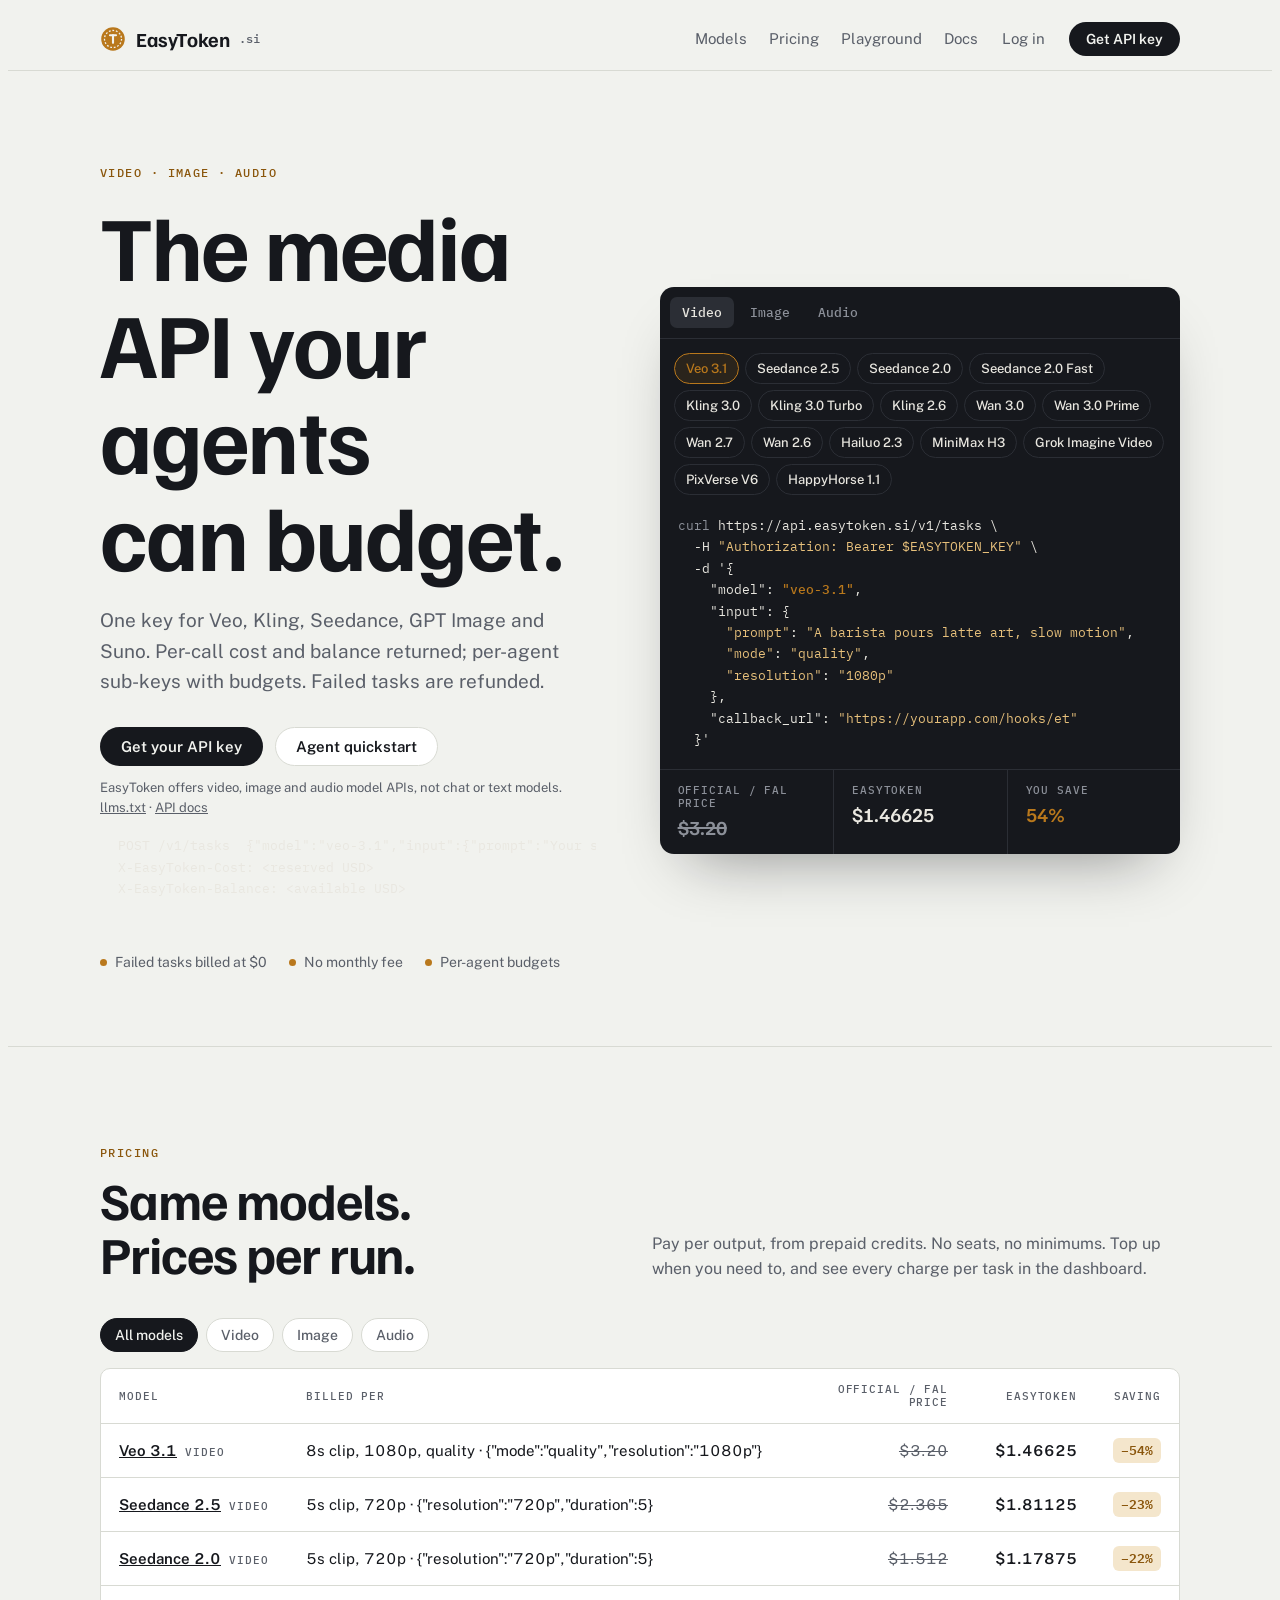
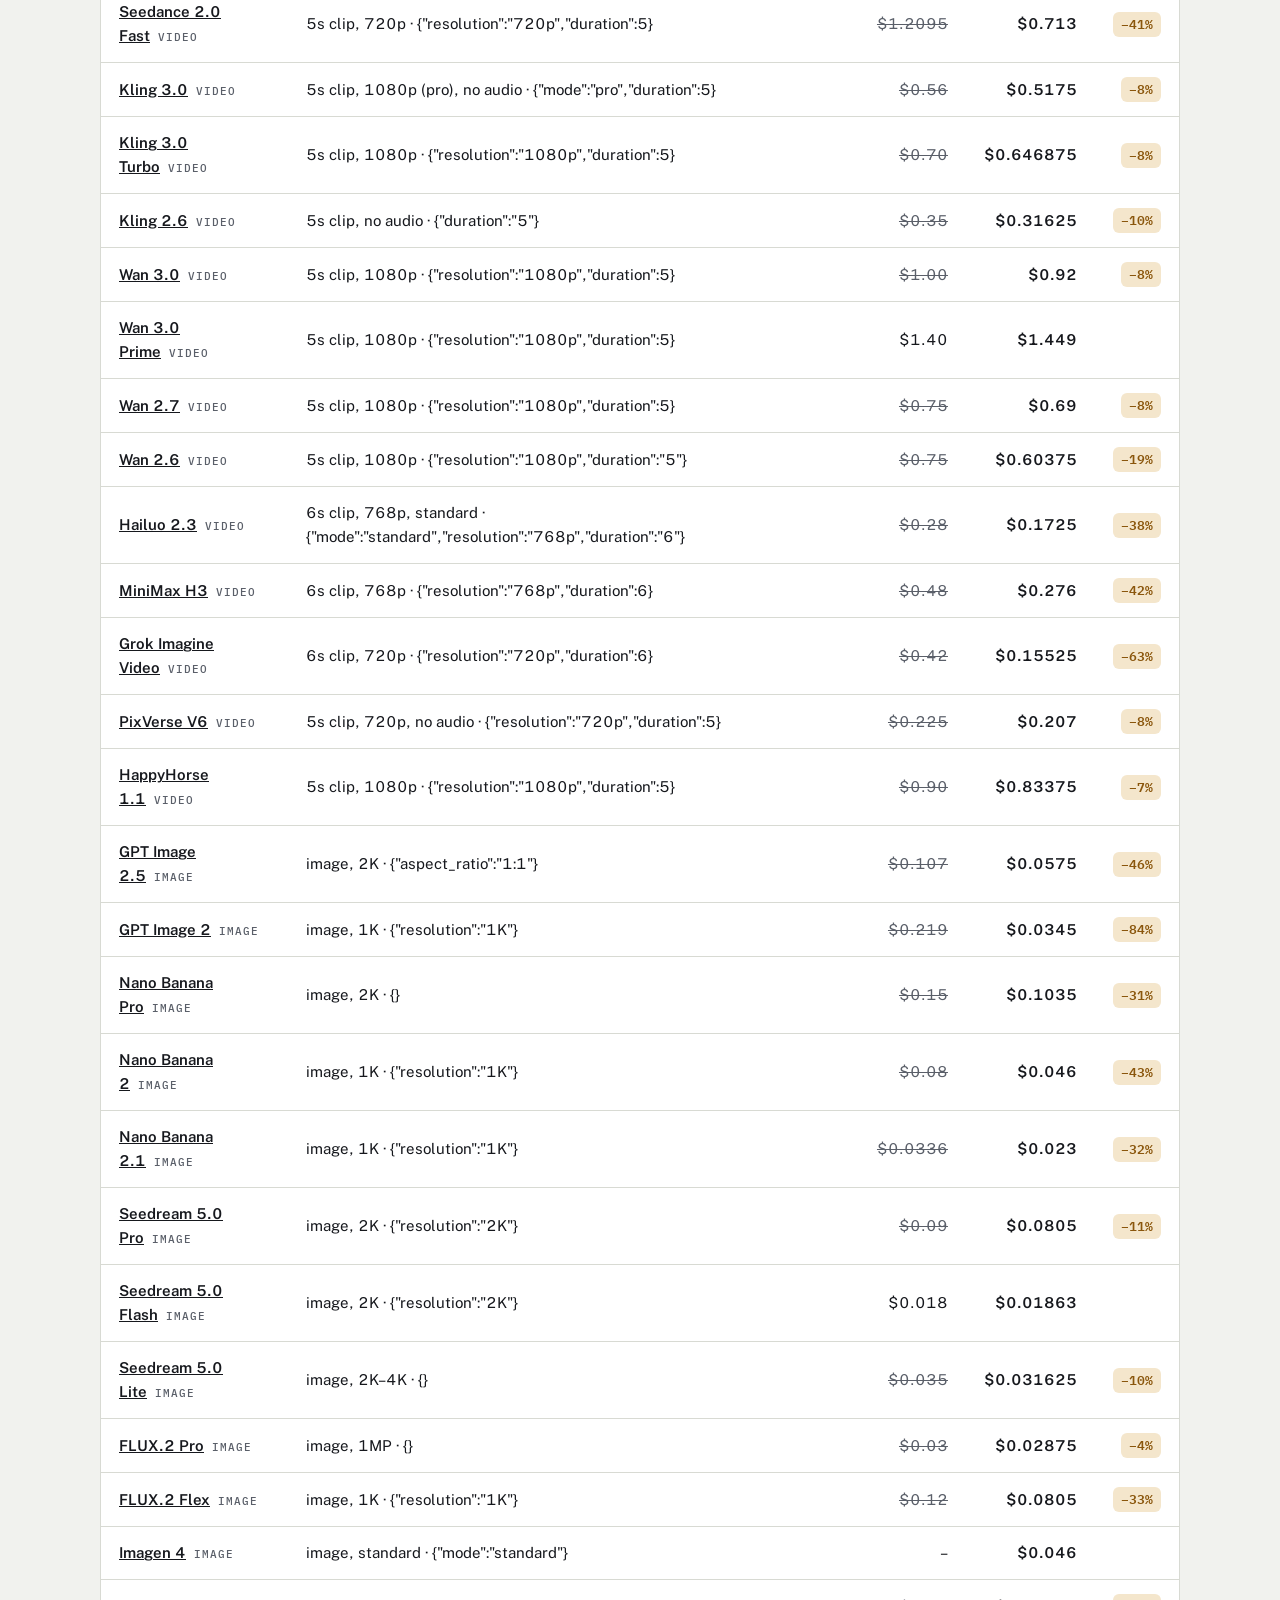
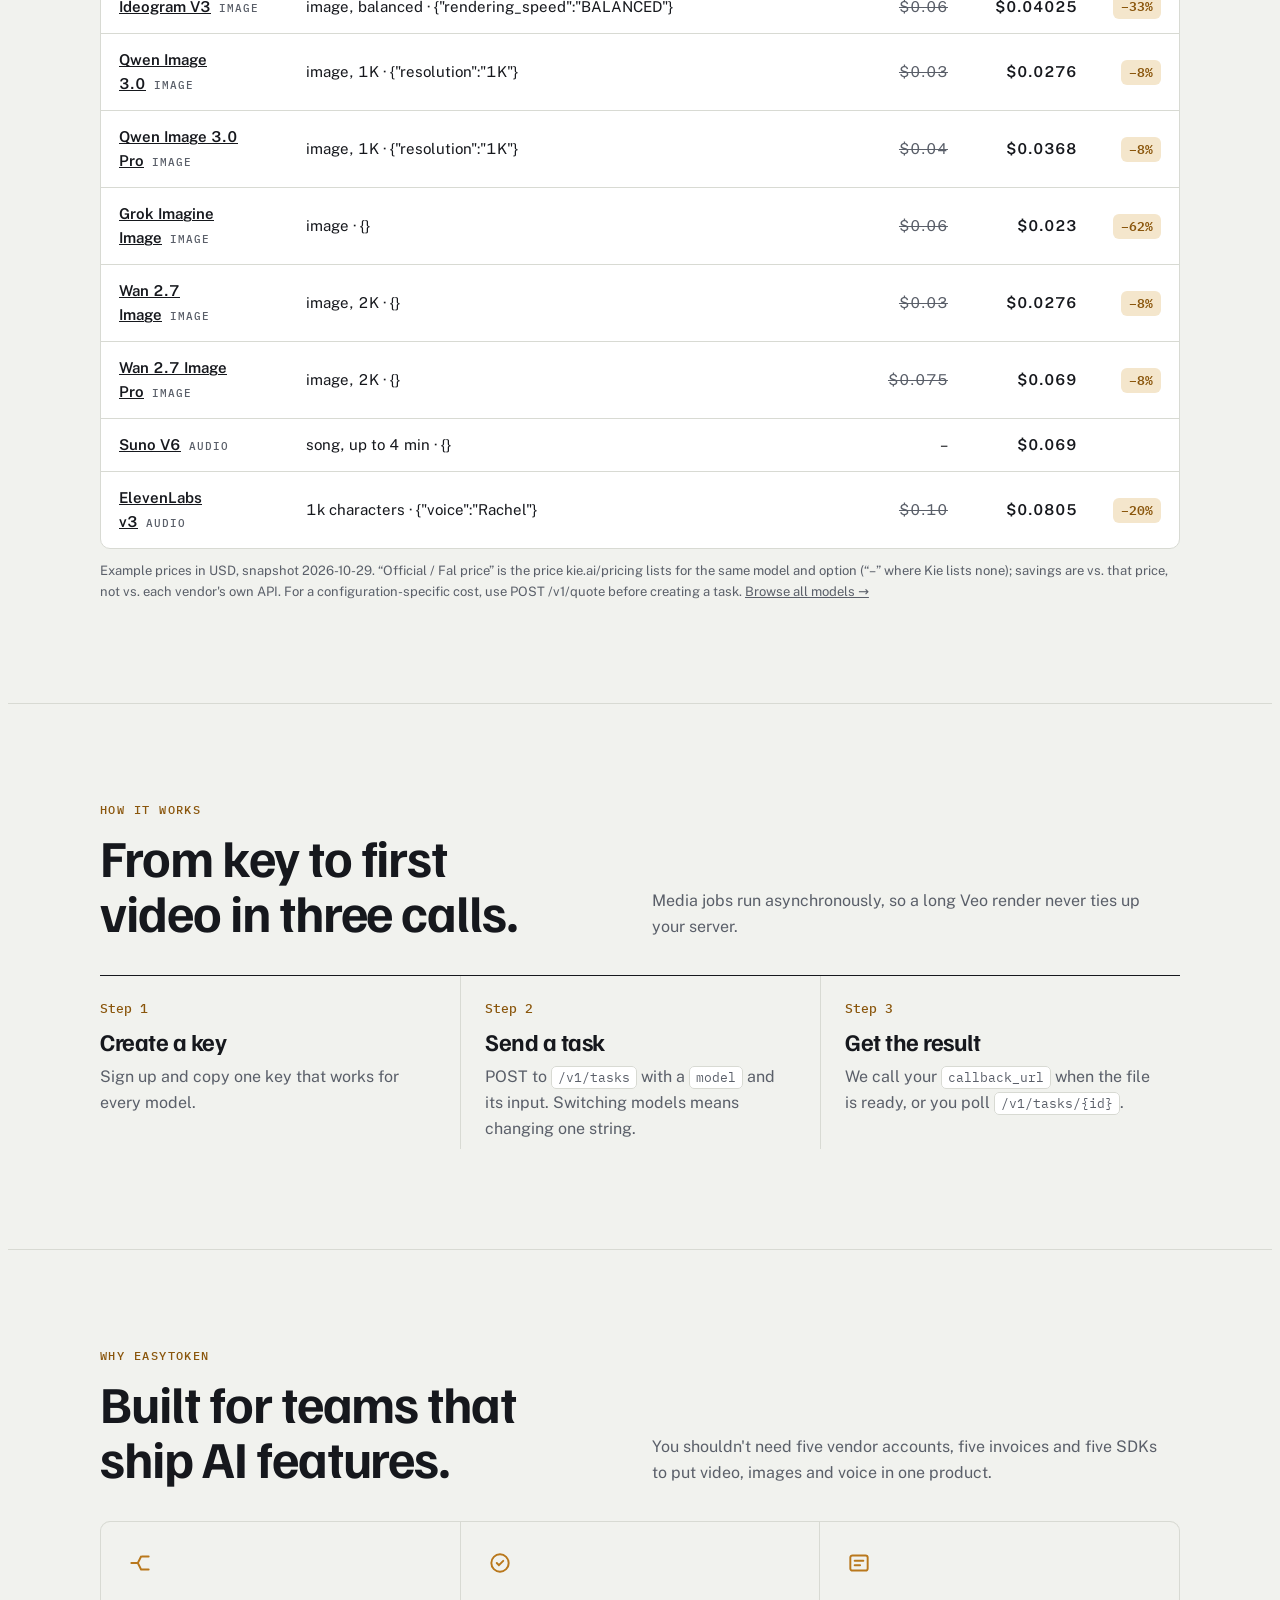
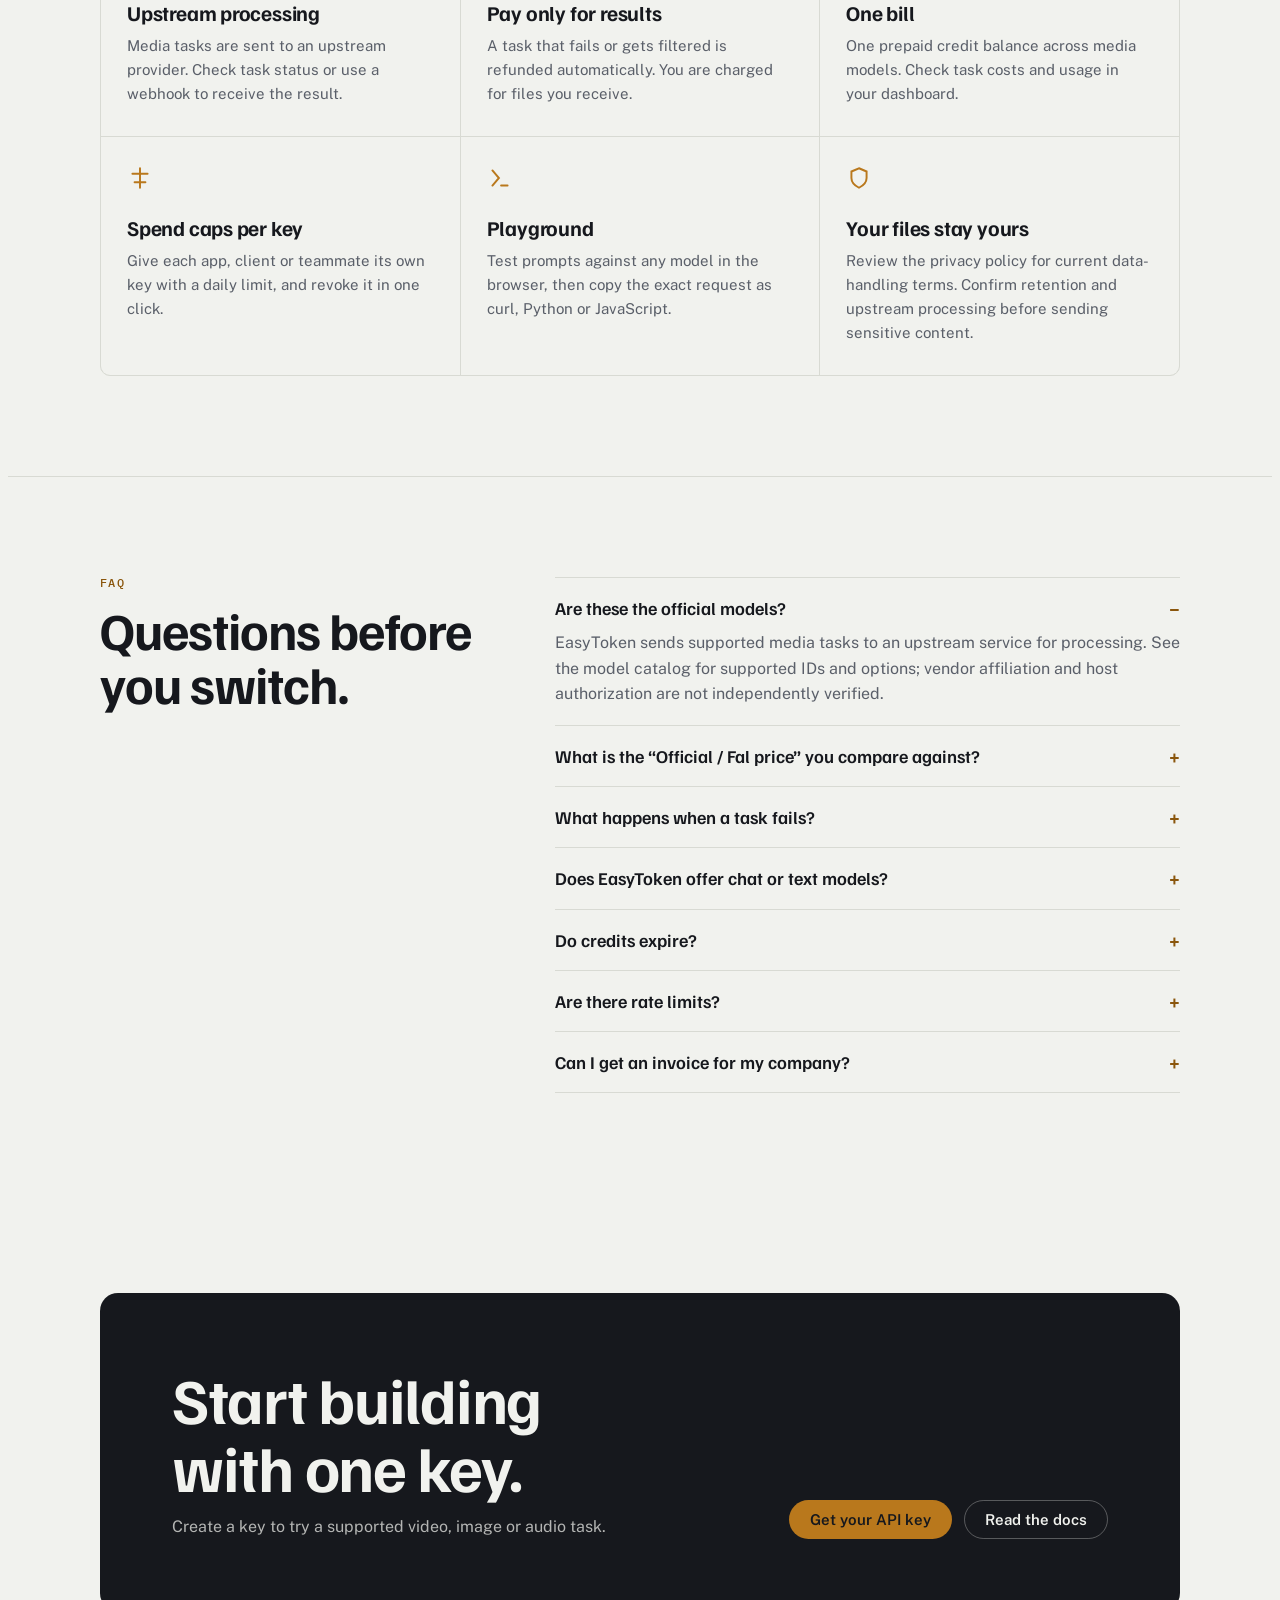
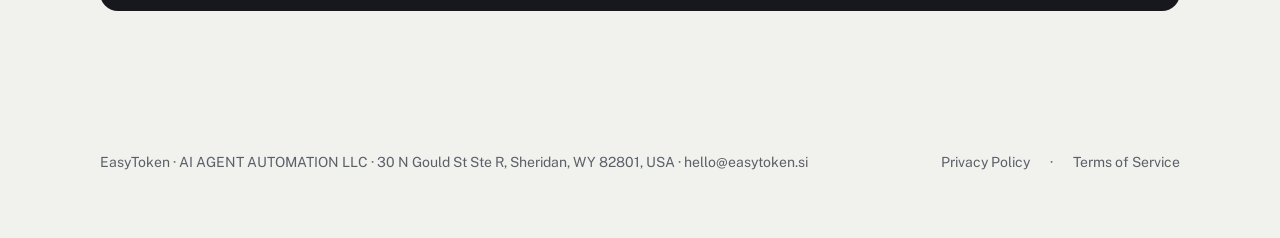
<file: index.html>
<!doctype html>
<html lang="en">
<head>
<meta charset="utf-8">
<meta name="viewport" content="width=device-width, initial-scale=1, viewport-fit=cover">
<title>Video, Image &amp; Audio Model API | EasyToken</title>
<meta name="description" content="Use one API key for video, image and audio model tasks. Compare dated model prices and get a quote before creating a task. No chat or text models.">
<link rel="canonical" href="https://easytoken.si/">
<script type="application/ld+json">{"@context":"https://schema.org","@type":"Organization","name":"EasyToken","legalName":"AI AGENT AUTOMATION LLC","email":"hello@easytoken.si","url":"https://easytoken.si/"}</script>
<meta property="og:type" content="website">
<meta property="og:title" content="Video, Image &amp; Audio Model API | EasyToken">
<meta property="og:description" content="Use one API key for video, image and audio model tasks. Compare dated model prices and get a quote before creating a task. No chat or text models.">
<meta property="og:url" content="https://easytoken.si/">
<meta name="twitter:card" content="summary">
<meta name="twitter:title" content="Video, Image &amp; Audio Model API | EasyToken">
<meta name="twitter:description" content="Use one API key for video, image and audio model tasks. Compare dated model prices and get a quote before creating a task. No chat or text models.">
<link rel="icon" href="favicon.svg" type="image/svg+xml">
<link rel="preconnect" href="https://fonts.googleapis.com">
<link rel="preconnect" href="https://fonts.gstatic.com" crossorigin>
<link rel="stylesheet" href="https://fonts.googleapis.com/css2?family=Familjen+Grotesk:wght@500;600;700&family=Public+Sans:wght@400;500;600&family=IBM+Plex+Mono:wght@400;500&display=swap">
<link rel="stylesheet" href="assets/style.css">
</head>
<body data-page="home">

<svg width="0" height="0" style="position:absolute" aria-hidden="true">
  <symbol id="coin" viewBox="0 0 32 32">
    <circle cx="16" cy="16" r="14.5" fill="var(--brass)"/>
    <circle cx="16" cy="16" r="10.5" fill="none" stroke="var(--paper)" stroke-width="1.6" stroke-dasharray="2.2 2.2"/>
    <rect x="11" y="10" width="10" height="2.6" rx="1.3" fill="var(--paper)"/>
    <rect x="14.7" y="10" width="2.6" height="12" rx="1.3" fill="var(--paper)"/>
  </symbol>
</svg>

<div id="site-header"><header class="nav"><div class="wrap"><a class="brand" href="/">EasyToken .si</a><nav aria-label="Main"><a href="/models">Models</a><a href="/#pricing">Pricing</a><a href="/playground">Playground</a><a href="/docs">Docs</a></nav><a href="/login">Log in</a><a class="btn btn-primary" href="/signup">Get API key</a></div></header></div>

<main id="top">
  <section class="hero">
    <div class="wrap hero-grid">
      <div class="hero-copy">
        <div class="eyebrow">Video · Image · Audio</div>
        <h1>The media API your agents can budget.</h1>
        <p class="lede">One key for Veo, Kling, Seedance, GPT Image and Suno. Per-call cost and balance returned; per-agent sub-keys with budgets. Failed tasks are refunded.</p>
        <div class="cta-row">
          <a class="btn btn-primary" href="/signup">Get your API key</a>
          <a class="btn btn-ghost" href="/llms.txt">Agent quickstart</a>
        </div>
        <p class="note">EasyToken offers video, image and audio model APIs, not chat or text models. <a href="/llms.txt">llms.txt</a> · <a href="/docs">API docs</a></p>
        <pre class="code" aria-label="Agent API example">POST /v1/tasks  {"model":"veo-3.1","input":{"prompt":"Your scene"}}
X-EasyToken-Cost: &lt;reserved USD&gt;
X-EasyToken-Balance: &lt;available USD&gt;</pre>
        <div class="facts">
          <span>Failed tasks billed at $0</span>
          <span>No monthly fee</span>
          <span>Per-agent budgets</span>
        </div>
      </div>

      <div class="router" id="models" aria-label="Try the API">
        <div class="router-top" role="tablist" id="tabs"></div>
        <div class="chips" id="chips"></div>
        <pre class="code" id="code"></pre>
        <div class="meter">
          <div><small>Official / Fal price</small><b class="strike" id="m-off">–</b></div>
          <div><small>EasyToken</small><b id="m-ours">–</b></div>
          <div><small>You save</small><b class="save" id="m-save">–</b></div>
        </div>
      </div>
    </div>
  </section>

  <section id="pricing" class="rule">
    <div class="wrap">
      <div class="sec-head">
        <div>
          <div class="eyebrow">Pricing</div>
          <h2>Same models. Prices per run.</h2>
        </div>
        <p>Pay per output, from prepaid credits. No seats, no minimums. Top up when you need to, and see every charge per task in the dashboard.</p>
      </div>
      <div class="filters" id="filters"></div>
      <div class="table-box">
        <table>
          <thead><tr><th>Model</th><th>Billed per</th><th class="r">Official / Fal price</th><th class="r">EasyToken</th><th class="r">Saving</th></tr></thead>
          <tbody id="rows"><!-- prerender:rows:start -->
<tr><td><a class="model" href="/models#veo-3.1">Veo 3.1</a><span class="cat">video</span><span class="mono">veo-3.1</span></td><td>8s clip, 1080p, quality · {&quot;mode&quot;:&quot;quality&quot;,&quot;resolution&quot;:&quot;1080p&quot;}</td><td class="r official">$3.20</td><td class="r ours">$1.46625</td><td class="r"><span class="pill">−54%</span></td></tr>
<tr><td><a class="model" href="/models#seedance-2.5">Seedance 2.5</a><span class="cat">video</span><span class="mono">seedance-2.5</span></td><td>5s clip, 720p · {&quot;resolution&quot;:&quot;720p&quot;,&quot;duration&quot;:5}</td><td class="r official">$2.365</td><td class="r ours">$1.81125</td><td class="r"><span class="pill">−23%</span></td></tr>
<tr><td><a class="model" href="/models#seedance-2">Seedance 2.0</a><span class="cat">video</span><span class="mono">seedance-2</span></td><td>5s clip, 720p · {&quot;resolution&quot;:&quot;720p&quot;,&quot;duration&quot;:5}</td><td class="r official">$1.512</td><td class="r ours">$1.17875</td><td class="r"><span class="pill">−22%</span></td></tr>
<tr><td><a class="model" href="/models#seedance-2-fast">Seedance 2.0 Fast</a><span class="cat">video</span><span class="mono">seedance-2-fast</span></td><td>5s clip, 720p · {&quot;resolution&quot;:&quot;720p&quot;,&quot;duration&quot;:5}</td><td class="r official">$1.2095</td><td class="r ours">$0.713</td><td class="r"><span class="pill">−41%</span></td></tr>
<tr><td><a class="model" href="/models#kling-3.0">Kling 3.0</a><span class="cat">video</span><span class="mono">kling-3.0</span></td><td>5s clip, 1080p (pro), no audio · {&quot;mode&quot;:&quot;pro&quot;,&quot;duration&quot;:5}</td><td class="r official">$0.56</td><td class="r ours">$0.5175</td><td class="r"><span class="pill">−8%</span></td></tr>
<tr><td><a class="model" href="/models#kling-3.0-turbo">Kling 3.0 Turbo</a><span class="cat">video</span><span class="mono">kling-3.0-turbo</span></td><td>5s clip, 1080p · {&quot;resolution&quot;:&quot;1080p&quot;,&quot;duration&quot;:5}</td><td class="r official">$0.70</td><td class="r ours">$0.646875</td><td class="r"><span class="pill">−8%</span></td></tr>
<tr><td><a class="model" href="/models#kling-2.6">Kling 2.6</a><span class="cat">video</span><span class="mono">kling-2.6</span></td><td>5s clip, no audio · {&quot;duration&quot;:&quot;5&quot;}</td><td class="r official">$0.35</td><td class="r ours">$0.31625</td><td class="r"><span class="pill">−10%</span></td></tr>
<tr><td><a class="model" href="/models#wan-3.0">Wan 3.0</a><span class="cat">video</span><span class="mono">wan-3.0</span></td><td>5s clip, 1080p · {&quot;resolution&quot;:&quot;1080p&quot;,&quot;duration&quot;:5}</td><td class="r official">$1.00</td><td class="r ours">$0.92</td><td class="r"><span class="pill">−8%</span></td></tr>
<tr><td><a class="model" href="/models#wan-3.0-prime">Wan 3.0 Prime</a><span class="cat">video</span><span class="mono">wan-3.0-prime</span></td><td>5s clip, 1080p · {&quot;resolution&quot;:&quot;1080p&quot;,&quot;duration&quot;:5}</td><td class="r">$1.40</td><td class="r ours">$1.449</td><td class="r"></td></tr>
<tr><td><a class="model" href="/models#wan-2.7">Wan 2.7</a><span class="cat">video</span><span class="mono">wan-2.7</span></td><td>5s clip, 1080p · {&quot;resolution&quot;:&quot;1080p&quot;,&quot;duration&quot;:5}</td><td class="r official">$0.75</td><td class="r ours">$0.69</td><td class="r"><span class="pill">−8%</span></td></tr>
<tr><td><a class="model" href="/models#wan-2.6">Wan 2.6</a><span class="cat">video</span><span class="mono">wan-2.6</span></td><td>5s clip, 1080p · {&quot;resolution&quot;:&quot;1080p&quot;,&quot;duration&quot;:&quot;5&quot;}</td><td class="r official">$0.75</td><td class="r ours">$0.60375</td><td class="r"><span class="pill">−19%</span></td></tr>
<tr><td><a class="model" href="/models#hailuo-2.3">Hailuo 2.3</a><span class="cat">video</span><span class="mono">hailuo-2.3</span></td><td>6s clip, 768p, standard · {&quot;mode&quot;:&quot;standard&quot;,&quot;resolution&quot;:&quot;768p&quot;,&quot;duration&quot;:&quot;6&quot;}</td><td class="r official">$0.28</td><td class="r ours">$0.1725</td><td class="r"><span class="pill">−38%</span></td></tr>
<tr><td><a class="model" href="/models#minimax-h3">MiniMax H3</a><span class="cat">video</span><span class="mono">minimax-h3</span></td><td>6s clip, 768p · {&quot;resolution&quot;:&quot;768p&quot;,&quot;duration&quot;:6}</td><td class="r official">$0.48</td><td class="r ours">$0.276</td><td class="r"><span class="pill">−42%</span></td></tr>
<tr><td><a class="model" href="/models#grok-imagine-video">Grok Imagine Video</a><span class="cat">video</span><span class="mono">grok-imagine-video</span></td><td>6s clip, 720p · {&quot;resolution&quot;:&quot;720p&quot;,&quot;duration&quot;:6}</td><td class="r official">$0.42</td><td class="r ours">$0.15525</td><td class="r"><span class="pill">−63%</span></td></tr>
<tr><td><a class="model" href="/models#pixverse-v6">PixVerse V6</a><span class="cat">video</span><span class="mono">pixverse-v6</span></td><td>5s clip, 720p, no audio · {&quot;resolution&quot;:&quot;720p&quot;,&quot;duration&quot;:5}</td><td class="r official">$0.225</td><td class="r ours">$0.207</td><td class="r"><span class="pill">−8%</span></td></tr>
<tr><td><a class="model" href="/models#happyhorse-1.1">HappyHorse 1.1</a><span class="cat">video</span><span class="mono">happyhorse-1.1</span></td><td>5s clip, 1080p · {&quot;resolution&quot;:&quot;1080p&quot;,&quot;duration&quot;:5}</td><td class="r official">$0.90</td><td class="r ours">$0.83375</td><td class="r"><span class="pill">−7%</span></td></tr>
<tr><td><a class="model" href="/models#gpt-image-2.5">GPT Image 2.5</a><span class="cat">image</span><span class="mono">gpt-image-2.5</span></td><td>image, 2K · {&quot;aspect_ratio&quot;:&quot;1:1&quot;}</td><td class="r official">$0.107</td><td class="r ours">$0.0575</td><td class="r"><span class="pill">−46%</span></td></tr>
<tr><td><a class="model" href="/models#gpt-image-2">GPT Image 2</a><span class="cat">image</span><span class="mono">gpt-image-2</span></td><td>image, 1K · {&quot;resolution&quot;:&quot;1K&quot;}</td><td class="r official">$0.219</td><td class="r ours">$0.0345</td><td class="r"><span class="pill">−84%</span></td></tr>
<tr><td><a class="model" href="/models#nano-banana-pro">Nano Banana Pro</a><span class="cat">image</span><span class="mono">nano-banana-pro</span></td><td>image, 2K · {}</td><td class="r official">$0.15</td><td class="r ours">$0.1035</td><td class="r"><span class="pill">−31%</span></td></tr>
<tr><td><a class="model" href="/models#nano-banana-2">Nano Banana 2</a><span class="cat">image</span><span class="mono">nano-banana-2</span></td><td>image, 1K · {&quot;resolution&quot;:&quot;1K&quot;}</td><td class="r official">$0.08</td><td class="r ours">$0.046</td><td class="r"><span class="pill">−43%</span></td></tr>
<tr><td><a class="model" href="/models#nano-banana-2.1">Nano Banana 2.1</a><span class="cat">image</span><span class="mono">nano-banana-2.1</span></td><td>image, 1K · {&quot;resolution&quot;:&quot;1K&quot;}</td><td class="r official">$0.0336</td><td class="r ours">$0.023</td><td class="r"><span class="pill">−32%</span></td></tr>
<tr><td><a class="model" href="/models#seedream-5-pro">Seedream 5.0 Pro</a><span class="cat">image</span><span class="mono">seedream-5-pro</span></td><td>image, 2K · {&quot;resolution&quot;:&quot;2K&quot;}</td><td class="r official">$0.09</td><td class="r ours">$0.0805</td><td class="r"><span class="pill">−11%</span></td></tr>
<tr><td><a class="model" href="/models#seedream-5-flash">Seedream 5.0 Flash</a><span class="cat">image</span><span class="mono">seedream-5-flash</span></td><td>image, 2K · {&quot;resolution&quot;:&quot;2K&quot;}</td><td class="r">$0.018</td><td class="r ours">$0.01863</td><td class="r"></td></tr>
<tr><td><a class="model" href="/models#seedream-5-lite">Seedream 5.0 Lite</a><span class="cat">image</span><span class="mono">seedream-5-lite</span></td><td>image, 2K–4K · {}</td><td class="r official">$0.035</td><td class="r ours">$0.031625</td><td class="r"><span class="pill">−10%</span></td></tr>
<tr><td><a class="model" href="/models#flux-2-pro">FLUX.2 Pro</a><span class="cat">image</span><span class="mono">flux-2-pro</span></td><td>image, 1MP · {}</td><td class="r official">$0.03</td><td class="r ours">$0.02875</td><td class="r"><span class="pill">−4%</span></td></tr>
<tr><td><a class="model" href="/models#flux-2-flex">FLUX.2 Flex</a><span class="cat">image</span><span class="mono">flux-2-flex</span></td><td>image, 1K · {&quot;resolution&quot;:&quot;1K&quot;}</td><td class="r official">$0.12</td><td class="r ours">$0.0805</td><td class="r"><span class="pill">−33%</span></td></tr>
<tr><td><a class="model" href="/models#imagen-4">Imagen 4</a><span class="cat">image</span><span class="mono">imagen-4</span></td><td>image, standard · {&quot;mode&quot;:&quot;standard&quot;}</td><td class="r">–</td><td class="r ours">$0.046</td><td class="r"></td></tr>
<tr><td><a class="model" href="/models#ideogram-v3">Ideogram V3</a><span class="cat">image</span><span class="mono">ideogram-v3</span></td><td>image, balanced · {&quot;rendering_speed&quot;:&quot;BALANCED&quot;}</td><td class="r official">$0.06</td><td class="r ours">$0.04025</td><td class="r"><span class="pill">−33%</span></td></tr>
<tr><td><a class="model" href="/models#qwen-image-3">Qwen Image 3.0</a><span class="cat">image</span><span class="mono">qwen-image-3</span></td><td>image, 1K · {&quot;resolution&quot;:&quot;1K&quot;}</td><td class="r official">$0.03</td><td class="r ours">$0.0276</td><td class="r"><span class="pill">−8%</span></td></tr>
<tr><td><a class="model" href="/models#qwen-image-3-pro">Qwen Image 3.0 Pro</a><span class="cat">image</span><span class="mono">qwen-image-3-pro</span></td><td>image, 1K · {&quot;resolution&quot;:&quot;1K&quot;}</td><td class="r official">$0.04</td><td class="r ours">$0.0368</td><td class="r"><span class="pill">−8%</span></td></tr>
<tr><td><a class="model" href="/models#grok-imagine-image">Grok Imagine Image</a><span class="cat">image</span><span class="mono">grok-imagine-image</span></td><td>image · {}</td><td class="r official">$0.06</td><td class="r ours">$0.023</td><td class="r"><span class="pill">−62%</span></td></tr>
<tr><td><a class="model" href="/models#wan-2.7-image">Wan 2.7 Image</a><span class="cat">image</span><span class="mono">wan-2.7-image</span></td><td>image, 2K · {}</td><td class="r official">$0.03</td><td class="r ours">$0.0276</td><td class="r"><span class="pill">−8%</span></td></tr>
<tr><td><a class="model" href="/models#wan-2.7-image-pro">Wan 2.7 Image Pro</a><span class="cat">image</span><span class="mono">wan-2.7-image-pro</span></td><td>image, 2K · {}</td><td class="r official">$0.075</td><td class="r ours">$0.069</td><td class="r"><span class="pill">−8%</span></td></tr>
<tr><td><a class="model" href="/models#suno-v6">Suno V6</a><span class="cat">audio</span><span class="mono">suno-v6</span></td><td>song, up to 4 min · {}</td><td class="r">–</td><td class="r ours">$0.069</td><td class="r"></td></tr>
<tr><td><a class="model" href="/models#elevenlabs-v3">ElevenLabs v3</a><span class="cat">audio</span><span class="mono">elevenlabs-v3</span></td><td>1k characters · {&quot;voice&quot;:&quot;Rachel&quot;}</td><td class="r official">$0.10</td><td class="r ours">$0.0805</td><td class="r"><span class="pill">−20%</span></td></tr>
<!-- prerender:rows:end --></tbody>
        </table>
      </div>
      <p class="note">Example prices in USD, snapshot 2026-10-29. “Official / Fal price” is the price kie.ai/pricing lists for the same model and option (“–” where Kie lists none); savings are vs. that price, not vs. each vendor's own API. For a configuration-specific cost, use POST /v1/quote before creating a task. <a href="/models">Browse all models →</a></p>
    </div>
  </section>

  <section id="how" class="rule">
    <div class="wrap">
      <div class="sec-head">
        <div>
          <div class="eyebrow">How it works</div>
          <h2>From key to first video in three calls.</h2>
        </div>
        <p>Media jobs run asynchronously, so a long Veo render never ties up your server.</p>
      </div>
      <div class="steps">
        <div class="step"><div class="n">Step 1</div><h3>Create a key</h3><p>Sign up and copy one key that works for every model.</p></div>
        <div class="step"><div class="n">Step 2</div><h3>Send a task</h3><p>POST to <code>/v1/tasks</code> with a <code>model</code> and its input. Switching models means changing one string.</p></div>
        <div class="step"><div class="n">Step 3</div><h3>Get the result</h3><p>We call your <code>callback_url</code> when the file is ready, or you poll <code>/v1/tasks/{id}</code>.</p></div>
      </div>
    </div>
  </section>

  <section class="rule">
    <div class="wrap">
      <div class="sec-head">
        <div>
          <div class="eyebrow">Why EasyToken</div>
          <h2>Built for teams that ship AI features.</h2>
        </div>
        <p>You shouldn't need five vendor accounts, five invoices and five SDKs to put video, images and voice in one product.</p>
      </div>
      <div class="features">
        <div class="feat">
          <svg viewBox="0 0 24 24" fill="none" stroke="currentColor" stroke-width="1.8" stroke-linecap="round"><path d="M4 12h6l3-6M13 18l-3-6M14 6h6M14 18h6"/></svg>
          <h3>Upstream processing</h3><p>Media tasks are sent to an upstream provider. Check task status or use a webhook to receive the result.</p>
        </div>
        <div class="feat">
          <svg viewBox="0 0 24 24" fill="none" stroke="currentColor" stroke-width="1.8" stroke-linecap="round"><circle cx="12" cy="12" r="8"/><path d="M9 12l2 2 4-4"/></svg>
          <h3>Pay only for results</h3><p>A task that fails or gets filtered is refunded automatically. You are charged for files you receive.</p>
        </div>
        <div class="feat">
          <svg viewBox="0 0 24 24" fill="none" stroke="currentColor" stroke-width="1.8" stroke-linecap="round"><rect x="4" y="5" width="16" height="14" rx="2"/><path d="M8 10h8M8 14h5"/></svg>
          <h3>One bill</h3><p>One prepaid credit balance across media models. Check task costs and usage in your dashboard.</p>
        </div>
        <div class="feat">
          <svg viewBox="0 0 24 24" fill="none" stroke="currentColor" stroke-width="1.8" stroke-linecap="round"><path d="M12 3v18M5 8h14M7 16h10"/></svg>
          <h3>Spend caps per key</h3><p>Give each app, client or teammate its own key with a daily limit, and revoke it in one click.</p>
        </div>
        <div class="feat">
          <svg viewBox="0 0 24 24" fill="none" stroke="currentColor" stroke-width="1.8" stroke-linecap="round"><path d="M5 5l6 7-6 7M13 19h6"/></svg>
          <h3>Playground</h3><p>Test prompts against any model in the browser, then copy the exact request as curl, Python or JavaScript.</p>
        </div>
        <div class="feat">
          <svg viewBox="0 0 24 24" fill="none" stroke="currentColor" stroke-width="1.8" stroke-linecap="round"><path d="M12 3l7 3v6c0 4-3 7-7 9-4-2-7-5-7-9V6z"/></svg>
          <h3>Your files stay yours</h3><p>Review the privacy policy for current data-handling terms. Confirm retention and upstream processing before sending sensitive content.</p>
        </div>
      </div>
    </div>
  </section>

  <section id="faq" class="rule">
    <div class="wrap faq">
      <div>
        <div class="eyebrow">FAQ</div>
        <h2>Questions before you switch.</h2>
      </div>
      <div>
        <details open><summary>Are these the official models?</summary><p>EasyToken sends supported media tasks to an upstream service for processing. See the model catalog for supported IDs and options; vendor affiliation and host authorization are not independently verified.</p></details>
        <details><summary>What is the “Official / Fal price” you compare against?</summary><p>It is the price kie.ai/pricing lists for the same model and option in its “Official / Fal Price” column. Savings are shown vs. official / fal price, as listed by Kie, not vs. each vendor's own API, which can be lower. Where Kie lists no price we show “–” and no saving. You see the exact cost before each task runs.</p></details>
        <details><summary>What happens when a task fails?</summary><p>Failed, timed-out and safety-filtered tasks are refunded to your balance automatically. You don't need to file a ticket.</p></details>
        <details><summary>Does EasyToken offer chat or text models?</summary><p>No. This API supports video, image and audio generation, not chat completions or text models.</p></details>
        <details><summary>Do credits expire?</summary><p>No. Prepaid credits stay on your account until you use them.</p></details>
        <details><summary>Are there rate limits?</summary><p>Concurrency limits apply per model. See the API response for rate-limit errors; custom limits require confirmation.</p></details>
        <details><summary>Can I get an invoice for my company?</summary><p>Billing settings accept company name and VAT number. Confirm invoice availability and tax treatment before relying on them.</p></details>
      </div>
    </div>
  </section>

  <section>
    <div class="wrap">
      <div class="closing">
        <div>
          <h2>Start building with one key.</h2>
          <p>Create a key to try a supported video, image or audio task.</p>
        </div>
        <div class="cta-row">
          <a class="btn btn-primary" href="/signup">Get your API key</a>
          <a class="btn btn-ghost" href="/docs">Read the docs</a>
        </div>
      </div>
    </div>
  </section>
</main>

<footer class="legal-footer wrap"><p>EasyToken · AI AGENT AUTOMATION LLC · 30 N Gould St Ste R, Sheridan, WY 82801, USA · <a href="mailto:hello@easytoken.si">hello@easytoken.si</a></p><nav aria-label="Legal"><a href="/privacy">Privacy Policy</a> · <a href="/terms">Terms of Service</a></nav></footer>

<script src="assets/data.js"></script>
<script src="assets/site.js"></script>
<script>
let cat = "video", current = MODELS[0], filter = "all";
function renderRouter(){
  $("#tabs").innerHTML = CATS.map(([k,l]) => `<button class="tab" role="tab" aria-selected="${k===cat}" data-cat="${k}">${l}</button>`).join("");
  $("#chips").innerHTML = MODELS.filter(m => m.cat === cat).map(m => `<button class="chip" aria-pressed="${m===current}" data-id="${m.id}">${esc(m.name)}</button>`).join("");
  $("#code").innerHTML = snippet(current);
  $("#m-off").textContent = offUsd(current);
  $("#m-off").classList.toggle("strike", save(current) != null);
  $("#m-ours").textContent = usd(current.ours);
  $("#m-save").textContent = save(current) == null ? "–" : save(current) + "%";
}
$("#tabs").addEventListener("click", e => { const b = e.target.closest("[data-cat]"); if (!b) return; cat = b.dataset.cat; current = MODELS.find(m => m.cat === cat); renderRouter(); });
$("#chips").addEventListener("click", e => { const b = e.target.closest("[data-id]"); if (!b) return; current = modelById(b.dataset.id); renderRouter(); });
function renderTable(){
  $("#filters").innerHTML = [["all","All models"], ...CATS].map(([k,l]) => `<button class="filter" aria-pressed="${k===filter}" data-f="${k}">${l}</button>`).join("");
  $("#rows").innerHTML = MODELS.filter(m => filter === "all" || m.cat === filter).map(m => `<tr>
    <td><a class="model" href="/models#${m.id}">${esc(m.name)}</a><span class="cat">${m.cat}</span></td>
    <td>${esc(m.unit)} · ${esc(JSON.stringify(Object.fromEntries(Object.entries(m.input).filter(([k]) => !["prompt", "text", "image_urls"].includes(k)))))}</td><td class="r${save(m) ? " official" : ""}">${offUsd(m)}</td><td class="r ours">${usd(m.ours)}</td>
    <td class="r">${savePill(m)}</td></tr>`).join("");
}
$("#filters").addEventListener("click", e => { const b = e.target.closest("[data-f]"); if (!b) return; filter = b.dataset.f; renderTable(); });
renderRouter(); renderTable();
</script>
</body>
</html>
</file>
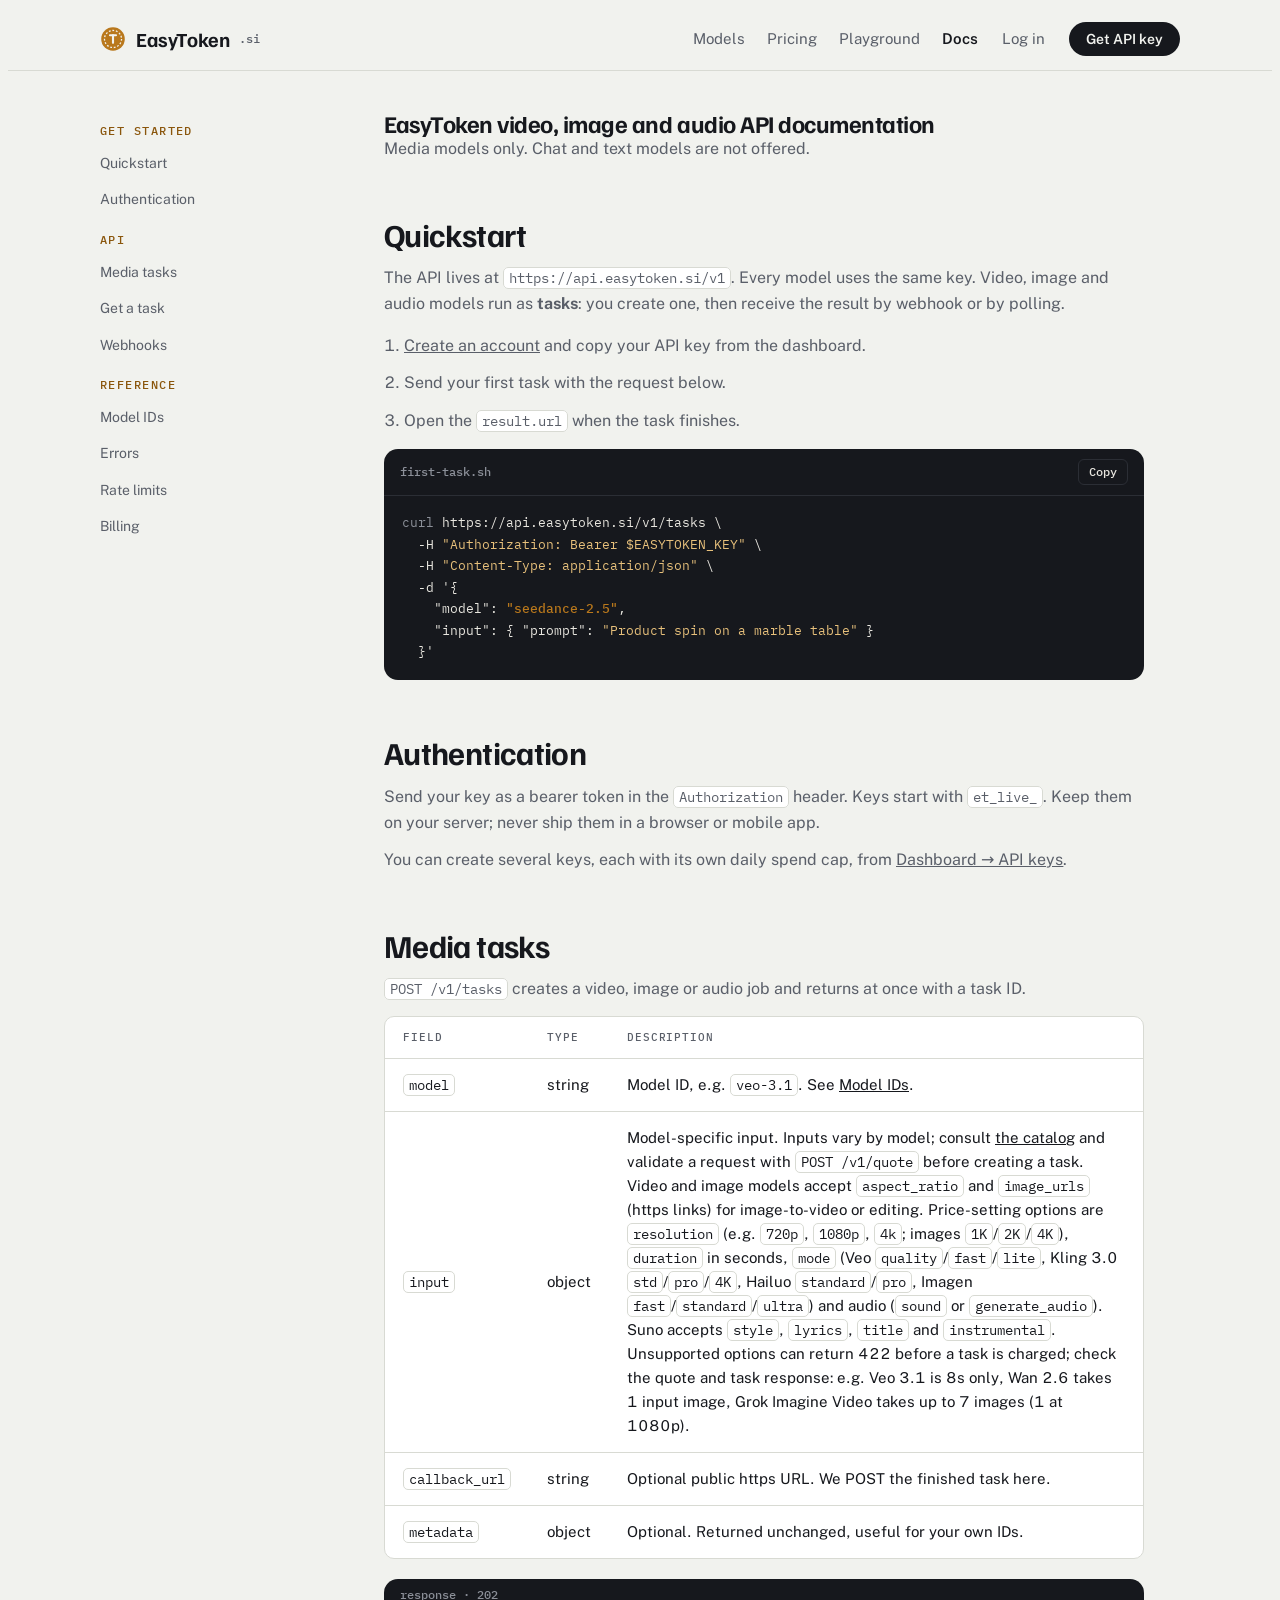
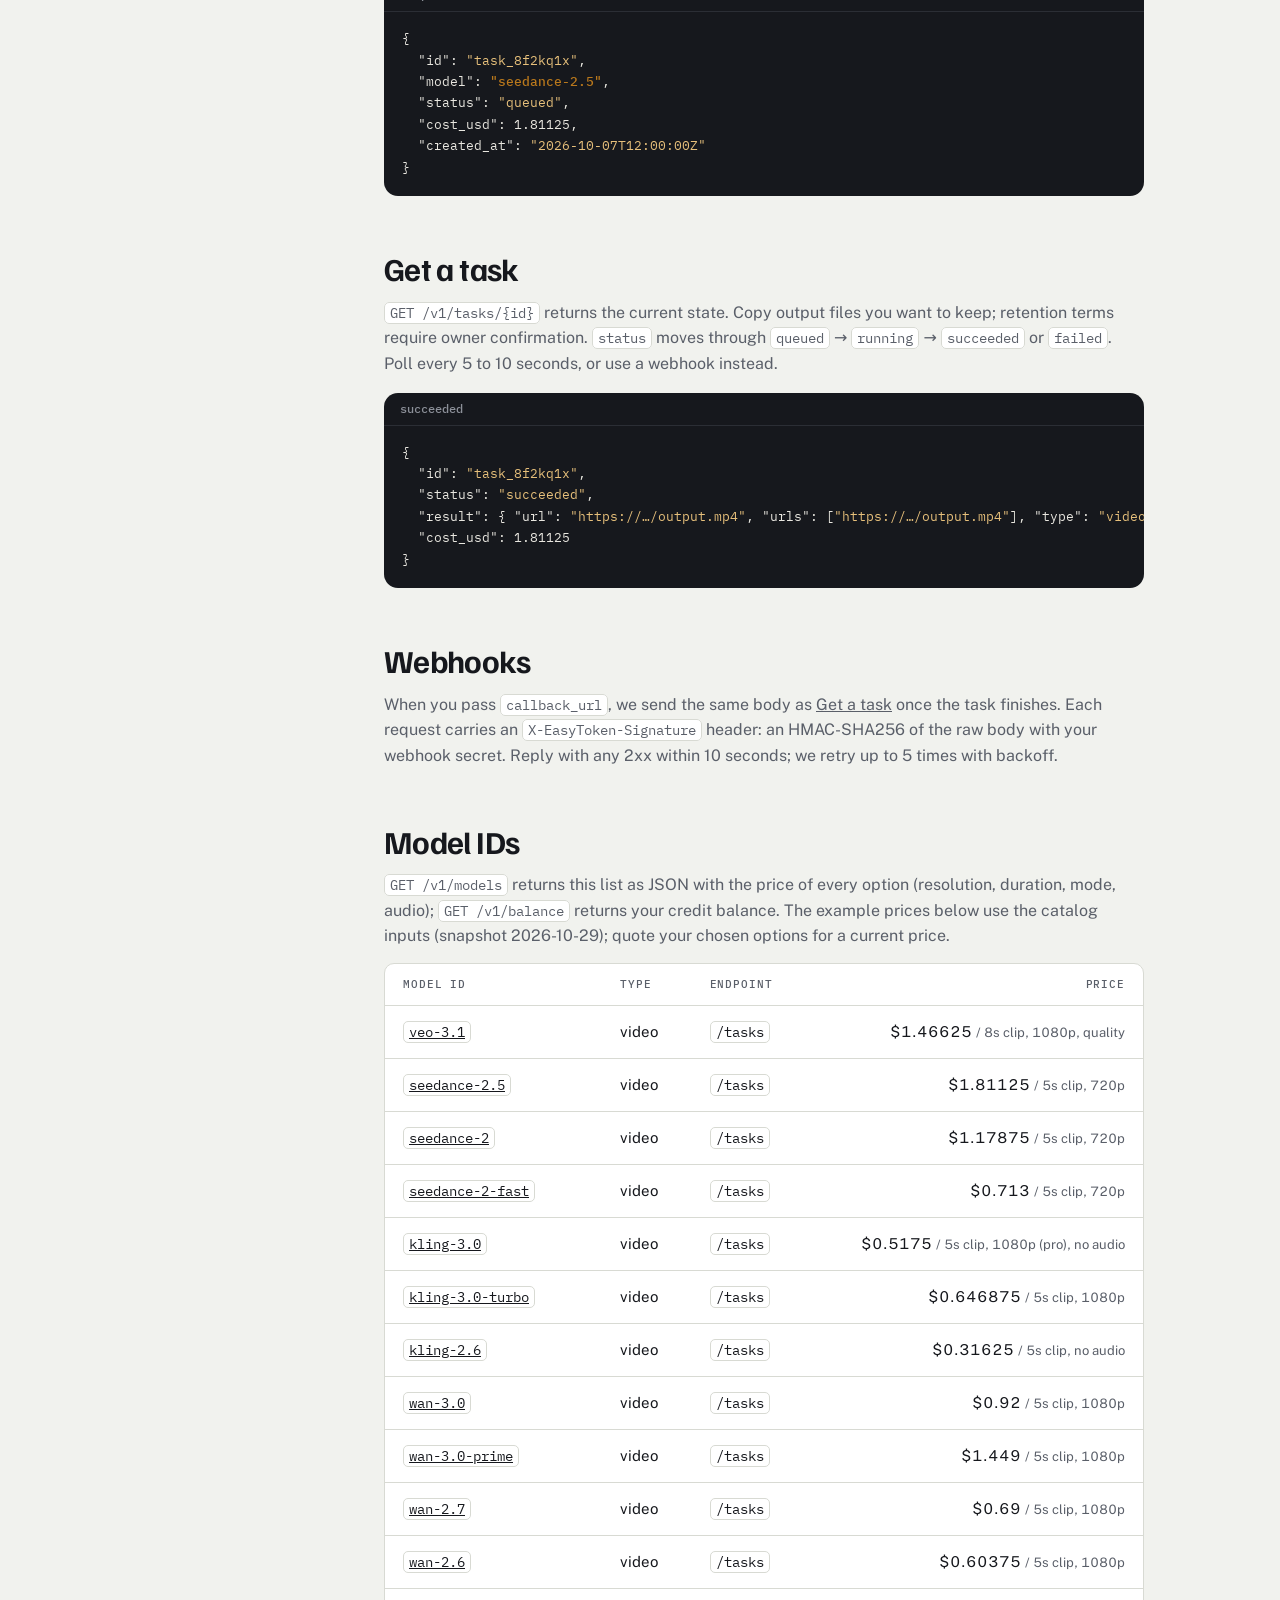
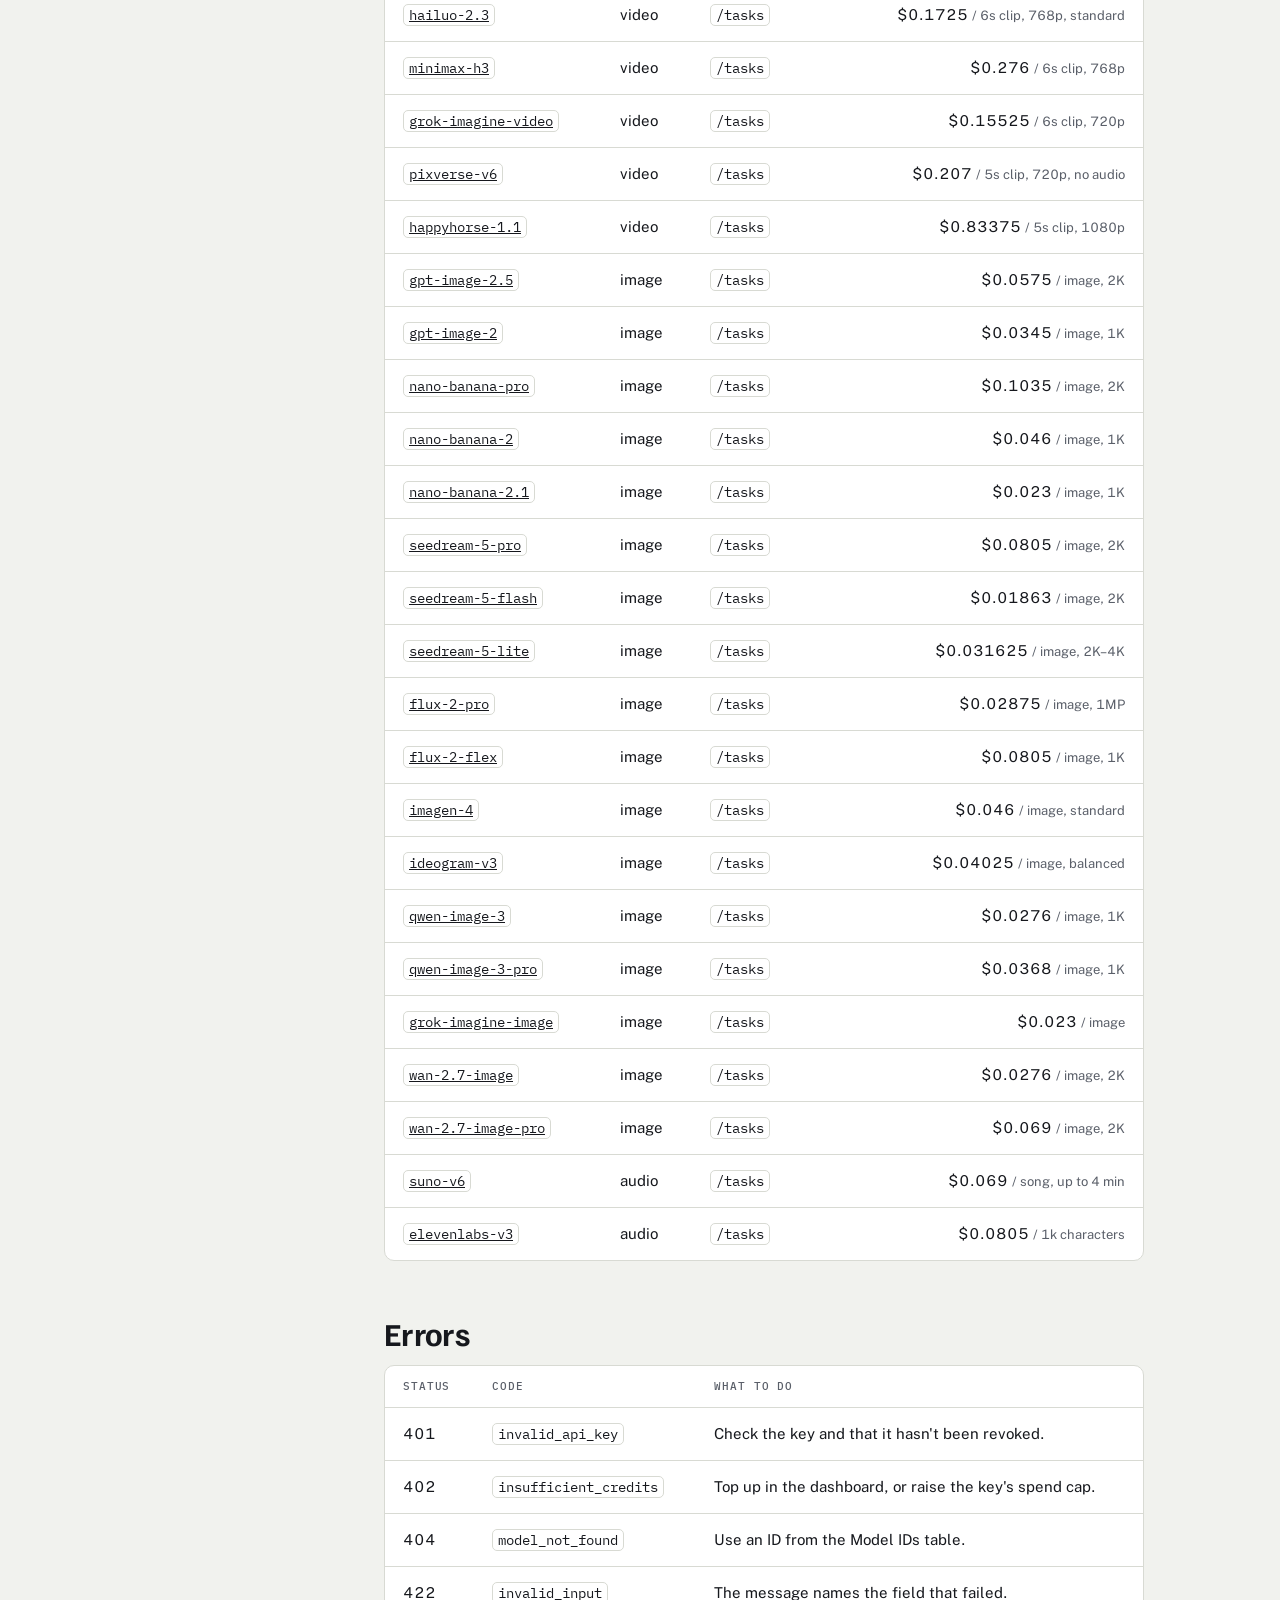
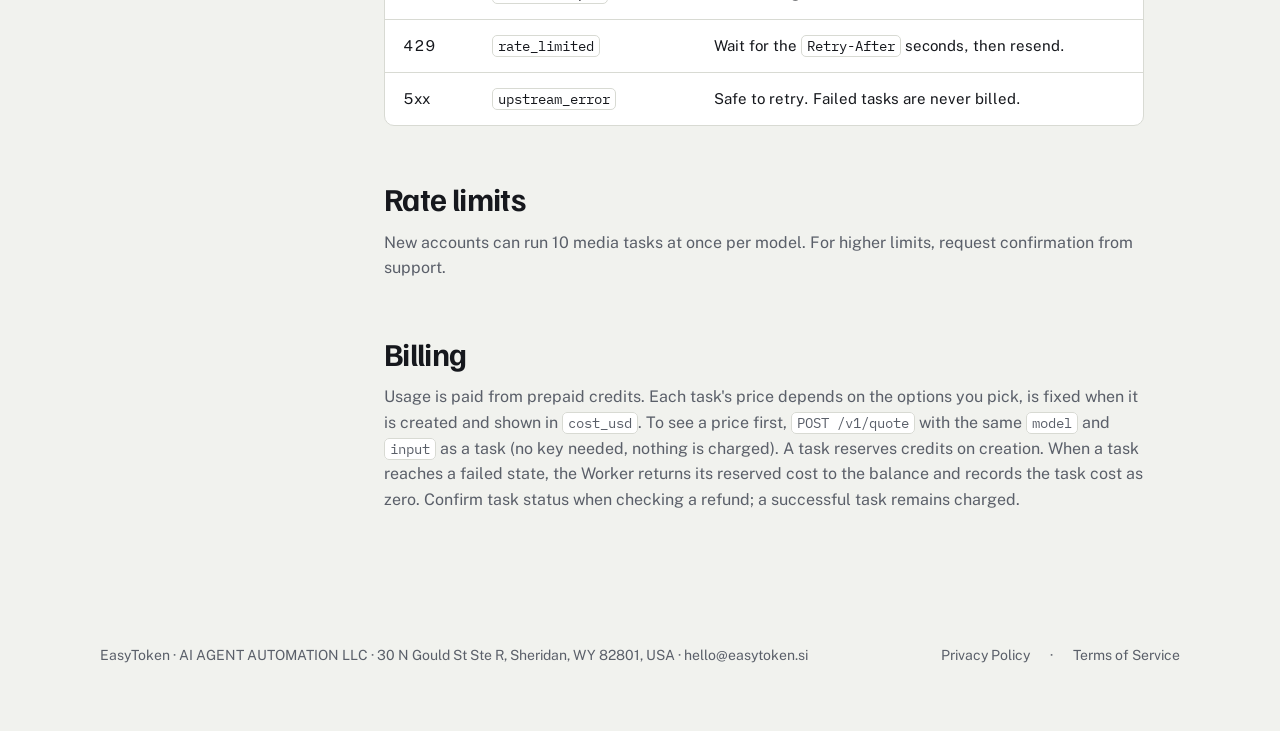
<file: docs.html>
<!doctype html>
<html lang="en">
<head>
<meta charset="utf-8">
<meta name="viewport" content="width=device-width, initial-scale=1, viewport-fit=cover">
<title>Media API Docs: Tasks, Quotes &amp; Webhooks | EasyToken</title>
<meta name="description" content="Integrate video, image and audio tasks with EasyToken. See model IDs, quote validation, billing, refunds and webhooks. No chat or text models.">
<link rel="canonical" href="https://easytoken.si/docs">
<meta property="og:type" content="website">
<meta property="og:title" content="Media API Docs: Tasks, Quotes &amp; Webhooks | EasyToken">
<meta property="og:description" content="Integrate video, image and audio tasks with EasyToken. See model IDs, quote validation, billing, refunds and webhooks. No chat or text models.">
<meta property="og:url" content="https://easytoken.si/docs">
<meta name="twitter:card" content="summary">
<meta name="twitter:title" content="Media API Docs: Tasks, Quotes &amp; Webhooks | EasyToken">
<meta name="twitter:description" content="Integrate video, image and audio tasks with EasyToken. See model IDs, quote validation, billing, refunds and webhooks. No chat or text models.">
<link rel="icon" href="favicon.svg" type="image/svg+xml">
<link rel="stylesheet" href="https://fonts.googleapis.com/css2?family=Familjen+Grotesk:wght@500;600;700&family=Public+Sans:wght@400;500;600&family=IBM+Plex+Mono:wght@400;500&display=swap">
<link rel="stylesheet" href="assets/style.css">
</head>
<body data-page="docs">
<div id="site-header"><header class="nav"><div class="wrap"><a class="brand" href="/">EasyToken .si</a><nav aria-label="Main"><a href="/models">Models</a><a href="/#pricing">Pricing</a><a href="/playground">Playground</a><a href="/docs">Docs</a></nav><a href="/login">Log in</a><a class="btn btn-primary" href="/signup">Get API key</a></div></header></div>
<main class="wrap docs">
  <aside aria-label="Docs sections">
    <div class="eyebrow">Get started</div>
    <a href="#quickstart">Quickstart</a>
    <a href="#auth">Authentication</a>
    <div class="eyebrow">API</div>
    <a href="#tasks">Media tasks</a>
    <a href="#get-task">Get a task</a>
    <a href="#webhooks">Webhooks</a>
    <div class="eyebrow">Reference</div>
    <a href="#models">Model IDs</a>
    <a href="#errors">Errors</a>
    <a href="#limits">Rate limits</a>
    <a href="#billing">Billing</a>
  </aside>

  <article class="prose">
    <h1>EasyToken video, image and audio API documentation</h1>
    <p>Media models only. Chat and text models are not offered.</p>
    <h2 id="quickstart">Quickstart</h2>
    <p>The API lives at <code>https://api.easytoken.si/v1</code>. Every model uses the same key. Video, image and audio models run as <strong>tasks</strong>: you create one, then receive the result by webhook or by polling.</p>
    <ol>
      <li><a href="/signup">Create an account</a> and copy your API key from the dashboard.</li>
      <li>Send your first task with the request below.</li>
      <li>Open the <code>result.url</code> when the task finishes.</li>
    </ol>
    <div class="term-card"><div class="bar"><span>first-task.sh</span><button class="copy" type="button" data-copy="#d1">Copy</button></div>
<pre class="code" id="d1"><span class="k">curl</span> https://api.easytoken.si/v1/tasks \
  -H <span class="s">"Authorization: Bearer $EASYTOKEN_KEY"</span> \
  -H <span class="s">"Content-Type: application/json"</span> \
  -d '{
    "model": <span class="m">"seedance-2.5"</span>,
    "input": { "prompt": <span class="s">"Product spin on a marble table"</span> }
  }'</pre></div>

    <h2 id="auth">Authentication</h2>
    <p>Send your key as a bearer token in the <code>Authorization</code> header. Keys start with <code>et_live_</code>. Keep them on your server; never ship them in a browser or mobile app.</p>
    <p>You can create several keys, each with its own daily spend cap, from <a href="/dashboard">Dashboard → API keys</a>.</p>

    <h2 id="tasks">Media tasks</h2>
    <p><code>POST /v1/tasks</code> creates a video, image or audio job and returns at once with a task ID.</p>
    <div class="table-box"><table>
      <thead><tr><th>Field</th><th>Type</th><th>Description</th></tr></thead>
      <tbody>
        <tr><td><code>model</code></td><td>string</td><td>Model ID, e.g. <code>veo-3.1</code>. See <a href="#models">Model IDs</a>.</td></tr>
        <tr><td><code>input</code></td><td>object</td><td>Model-specific input. Inputs vary by model; consult <a href="/models">the catalog</a> and validate a request with <code>POST /v1/quote</code> before creating a task. Video and image models accept <code>aspect_ratio</code> and <code>image_urls</code> (https links) for image-to-video or editing. Price-setting options are <code>resolution</code> (e.g. <code>720p</code>, <code>1080p</code>, <code>4k</code>; images <code>1K</code>/<code>2K</code>/<code>4K</code>), <code>duration</code> in seconds, <code>mode</code> (Veo <code>quality</code>/<code>fast</code>/<code>lite</code>, Kling 3.0 <code>std</code>/<code>pro</code>/<code>4K</code>, Hailuo <code>standard</code>/<code>pro</code>, Imagen <code>fast</code>/<code>standard</code>/<code>ultra</code>) and audio (<code>sound</code> or <code>generate_audio</code>). Suno accepts <code>style</code>, <code>lyrics</code>, <code>title</code> and <code>instrumental</code>. Unsupported options can return 422 before a task is charged; check the quote and task response: e.g. Veo 3.1 is 8s only, Wan 2.6 takes 1 input image, Grok Imagine Video takes up to 7 images (1 at 1080p).</td></tr>
        <tr><td><code>callback_url</code></td><td>string</td><td>Optional public https URL. We POST the finished task here.</td></tr>
        <tr><td><code>metadata</code></td><td>object</td><td>Optional. Returned unchanged, useful for your own IDs.</td></tr>
      </tbody></table></div>
    <div class="term-card"><div class="bar"><span>response · 202</span></div>
<pre class="code">{
  "id": <span class="s">"task_8f2kq1x"</span>,
  "model": <span class="m">"seedance-2.5"</span>,
  "status": <span class="s">"queued"</span>,
  "cost_usd": 1.81125,
  "created_at": <span class="s">"2026-10-07T12:00:00Z"</span>
}</pre></div>

    <h2 id="get-task">Get a task</h2>
    <p><code>GET /v1/tasks/{id}</code> returns the current state. Copy output files you want to keep; retention terms require owner confirmation. <code>status</code> moves through <code>queued</code> → <code>running</code> → <code>succeeded</code> or <code>failed</code>. Poll every 5 to 10 seconds, or use a webhook instead.</p>
    <div class="term-card"><div class="bar"><span>succeeded</span></div>
<pre class="code">{
  "id": <span class="s">"task_8f2kq1x"</span>,
  "status": <span class="s">"succeeded"</span>,
  "result": { "url": <span class="s">"https://…/output.mp4"</span>, "urls": [<span class="s">"https://…/output.mp4"</span>], "type": <span class="s">"video"</span> },
  "cost_usd": 1.81125
}</pre></div>

    <h2 id="webhooks">Webhooks</h2>
    <p>When you pass <code>callback_url</code>, we send the same body as <a href="#get-task">Get a task</a> once the task finishes. Each request carries an <code>X-EasyToken-Signature</code> header: an HMAC-SHA256 of the raw body with your webhook secret. Reply with any 2xx within 10 seconds; we retry up to 5 times with backoff.</p>

    <h2 id="models">Model IDs</h2>
    <p><code>GET /v1/models</code> returns this list as JSON with the price of every option (resolution, duration, mode, audio); <code>GET /v1/balance</code> returns your credit balance. The example prices below use the catalog inputs (snapshot 2026-10-29); quote your chosen options for a current price.</p>
    <div class="table-box"><table><thead><tr><th>Model ID</th><th>Type</th><th>Endpoint</th><th class="r">Price</th></tr></thead><tbody id="model-rows"><!-- prerender:models:start -->
<tr><td><a href="/models#veo-3.1"><code>veo-3.1</code></a></td><td>video</td><td><code>/tasks</code></td><td class="r">$1.46625 <span class="muted small">/ 8s clip, 1080p, quality</span></td></tr>
<tr><td><a href="/models#seedance-2.5"><code>seedance-2.5</code></a></td><td>video</td><td><code>/tasks</code></td><td class="r">$1.81125 <span class="muted small">/ 5s clip, 720p</span></td></tr>
<tr><td><a href="/models#seedance-2"><code>seedance-2</code></a></td><td>video</td><td><code>/tasks</code></td><td class="r">$1.17875 <span class="muted small">/ 5s clip, 720p</span></td></tr>
<tr><td><a href="/models#seedance-2-fast"><code>seedance-2-fast</code></a></td><td>video</td><td><code>/tasks</code></td><td class="r">$0.713 <span class="muted small">/ 5s clip, 720p</span></td></tr>
<tr><td><a href="/models#kling-3.0"><code>kling-3.0</code></a></td><td>video</td><td><code>/tasks</code></td><td class="r">$0.5175 <span class="muted small">/ 5s clip, 1080p (pro), no audio</span></td></tr>
<tr><td><a href="/models#kling-3.0-turbo"><code>kling-3.0-turbo</code></a></td><td>video</td><td><code>/tasks</code></td><td class="r">$0.646875 <span class="muted small">/ 5s clip, 1080p</span></td></tr>
<tr><td><a href="/models#kling-2.6"><code>kling-2.6</code></a></td><td>video</td><td><code>/tasks</code></td><td class="r">$0.31625 <span class="muted small">/ 5s clip, no audio</span></td></tr>
<tr><td><a href="/models#wan-3.0"><code>wan-3.0</code></a></td><td>video</td><td><code>/tasks</code></td><td class="r">$0.92 <span class="muted small">/ 5s clip, 1080p</span></td></tr>
<tr><td><a href="/models#wan-3.0-prime"><code>wan-3.0-prime</code></a></td><td>video</td><td><code>/tasks</code></td><td class="r">$1.449 <span class="muted small">/ 5s clip, 1080p</span></td></tr>
<tr><td><a href="/models#wan-2.7"><code>wan-2.7</code></a></td><td>video</td><td><code>/tasks</code></td><td class="r">$0.69 <span class="muted small">/ 5s clip, 1080p</span></td></tr>
<tr><td><a href="/models#wan-2.6"><code>wan-2.6</code></a></td><td>video</td><td><code>/tasks</code></td><td class="r">$0.60375 <span class="muted small">/ 5s clip, 1080p</span></td></tr>
<tr><td><a href="/models#hailuo-2.3"><code>hailuo-2.3</code></a></td><td>video</td><td><code>/tasks</code></td><td class="r">$0.1725 <span class="muted small">/ 6s clip, 768p, standard</span></td></tr>
<tr><td><a href="/models#minimax-h3"><code>minimax-h3</code></a></td><td>video</td><td><code>/tasks</code></td><td class="r">$0.276 <span class="muted small">/ 6s clip, 768p</span></td></tr>
<tr><td><a href="/models#grok-imagine-video"><code>grok-imagine-video</code></a></td><td>video</td><td><code>/tasks</code></td><td class="r">$0.15525 <span class="muted small">/ 6s clip, 720p</span></td></tr>
<tr><td><a href="/models#pixverse-v6"><code>pixverse-v6</code></a></td><td>video</td><td><code>/tasks</code></td><td class="r">$0.207 <span class="muted small">/ 5s clip, 720p, no audio</span></td></tr>
<tr><td><a href="/models#happyhorse-1.1"><code>happyhorse-1.1</code></a></td><td>video</td><td><code>/tasks</code></td><td class="r">$0.83375 <span class="muted small">/ 5s clip, 1080p</span></td></tr>
<tr><td><a href="/models#gpt-image-2.5"><code>gpt-image-2.5</code></a></td><td>image</td><td><code>/tasks</code></td><td class="r">$0.0575 <span class="muted small">/ image, 2K</span></td></tr>
<tr><td><a href="/models#gpt-image-2"><code>gpt-image-2</code></a></td><td>image</td><td><code>/tasks</code></td><td class="r">$0.0345 <span class="muted small">/ image, 1K</span></td></tr>
<tr><td><a href="/models#nano-banana-pro"><code>nano-banana-pro</code></a></td><td>image</td><td><code>/tasks</code></td><td class="r">$0.1035 <span class="muted small">/ image, 2K</span></td></tr>
<tr><td><a href="/models#nano-banana-2"><code>nano-banana-2</code></a></td><td>image</td><td><code>/tasks</code></td><td class="r">$0.046 <span class="muted small">/ image, 1K</span></td></tr>
<tr><td><a href="/models#nano-banana-2.1"><code>nano-banana-2.1</code></a></td><td>image</td><td><code>/tasks</code></td><td class="r">$0.023 <span class="muted small">/ image, 1K</span></td></tr>
<tr><td><a href="/models#seedream-5-pro"><code>seedream-5-pro</code></a></td><td>image</td><td><code>/tasks</code></td><td class="r">$0.0805 <span class="muted small">/ image, 2K</span></td></tr>
<tr><td><a href="/models#seedream-5-flash"><code>seedream-5-flash</code></a></td><td>image</td><td><code>/tasks</code></td><td class="r">$0.01863 <span class="muted small">/ image, 2K</span></td></tr>
<tr><td><a href="/models#seedream-5-lite"><code>seedream-5-lite</code></a></td><td>image</td><td><code>/tasks</code></td><td class="r">$0.031625 <span class="muted small">/ image, 2K–4K</span></td></tr>
<tr><td><a href="/models#flux-2-pro"><code>flux-2-pro</code></a></td><td>image</td><td><code>/tasks</code></td><td class="r">$0.02875 <span class="muted small">/ image, 1MP</span></td></tr>
<tr><td><a href="/models#flux-2-flex"><code>flux-2-flex</code></a></td><td>image</td><td><code>/tasks</code></td><td class="r">$0.0805 <span class="muted small">/ image, 1K</span></td></tr>
<tr><td><a href="/models#imagen-4"><code>imagen-4</code></a></td><td>image</td><td><code>/tasks</code></td><td class="r">$0.046 <span class="muted small">/ image, standard</span></td></tr>
<tr><td><a href="/models#ideogram-v3"><code>ideogram-v3</code></a></td><td>image</td><td><code>/tasks</code></td><td class="r">$0.04025 <span class="muted small">/ image, balanced</span></td></tr>
<tr><td><a href="/models#qwen-image-3"><code>qwen-image-3</code></a></td><td>image</td><td><code>/tasks</code></td><td class="r">$0.0276 <span class="muted small">/ image, 1K</span></td></tr>
<tr><td><a href="/models#qwen-image-3-pro"><code>qwen-image-3-pro</code></a></td><td>image</td><td><code>/tasks</code></td><td class="r">$0.0368 <span class="muted small">/ image, 1K</span></td></tr>
<tr><td><a href="/models#grok-imagine-image"><code>grok-imagine-image</code></a></td><td>image</td><td><code>/tasks</code></td><td class="r">$0.023 <span class="muted small">/ image</span></td></tr>
<tr><td><a href="/models#wan-2.7-image"><code>wan-2.7-image</code></a></td><td>image</td><td><code>/tasks</code></td><td class="r">$0.0276 <span class="muted small">/ image, 2K</span></td></tr>
<tr><td><a href="/models#wan-2.7-image-pro"><code>wan-2.7-image-pro</code></a></td><td>image</td><td><code>/tasks</code></td><td class="r">$0.069 <span class="muted small">/ image, 2K</span></td></tr>
<tr><td><a href="/models#suno-v6"><code>suno-v6</code></a></td><td>audio</td><td><code>/tasks</code></td><td class="r">$0.069 <span class="muted small">/ song, up to 4 min</span></td></tr>
<tr><td><a href="/models#elevenlabs-v3"><code>elevenlabs-v3</code></a></td><td>audio</td><td><code>/tasks</code></td><td class="r">$0.0805 <span class="muted small">/ 1k characters</span></td></tr>
<!-- prerender:models:end --></tbody></table></div>

    <h2 id="errors">Errors</h2>
    <div class="table-box"><table>
      <thead><tr><th>Status</th><th>Code</th><th>What to do</th></tr></thead>
      <tbody>
        <tr><td>401</td><td><code>invalid_api_key</code></td><td>Check the key and that it hasn't been revoked.</td></tr>
        <tr><td>402</td><td><code>insufficient_credits</code></td><td>Top up in the dashboard, or raise the key's spend cap.</td></tr>
        <tr><td>404</td><td><code>model_not_found</code></td><td>Use an ID from the Model IDs table.</td></tr>
        <tr><td>422</td><td><code>invalid_input</code></td><td>The message names the field that failed.</td></tr>
        <tr><td>429</td><td><code>rate_limited</code></td><td>Wait for the <code>Retry-After</code> seconds, then resend.</td></tr>
        <tr><td>5xx</td><td><code>upstream_error</code></td><td>Safe to retry. Failed tasks are never billed.</td></tr>
      </tbody></table></div>

    <h2 id="limits">Rate limits</h2>
    <p>New accounts can run 10 media tasks at once per model. For higher limits, request confirmation from support.</p>

    <h2 id="billing">Billing</h2>
    <p>Usage is paid from prepaid credits. Each task's price depends on the options you pick, is fixed when it is created and shown in <code>cost_usd</code>. To see a price first, <code>POST /v1/quote</code> with the same <code>model</code> and <code>input</code> as a task (no key needed, nothing is charged). A task reserves credits on creation. When a task reaches a failed state, the Worker returns its reserved cost to the balance and records the task cost as zero. Confirm task status when checking a refund; a successful task remains charged.</p>
  </article>
</main>
<footer class="legal-footer wrap"><p>EasyToken · AI AGENT AUTOMATION LLC · 30 N Gould St Ste R, Sheridan, WY 82801, USA · <a href="mailto:hello@easytoken.si">hello@easytoken.si</a></p><nav aria-label="Legal"><a href="/privacy">Privacy Policy</a> · <a href="/terms">Terms of Service</a></nav></footer>
<script src="assets/data.js"></script>
<script src="assets/site.js"></script>
<script>
$("#model-rows").innerHTML = MODELS.map(m => `<tr><td><a href="/models#${esc(m.id)}"><code>${esc(m.id)}</code></a></td><td>${m.cat}</td><td><code>/tasks</code></td><td class="r">${usd(m.ours)} <span class="muted small">/ ${esc(m.unit)}</span></td></tr>`).join("");
</script>
</body>
</html>
</file>
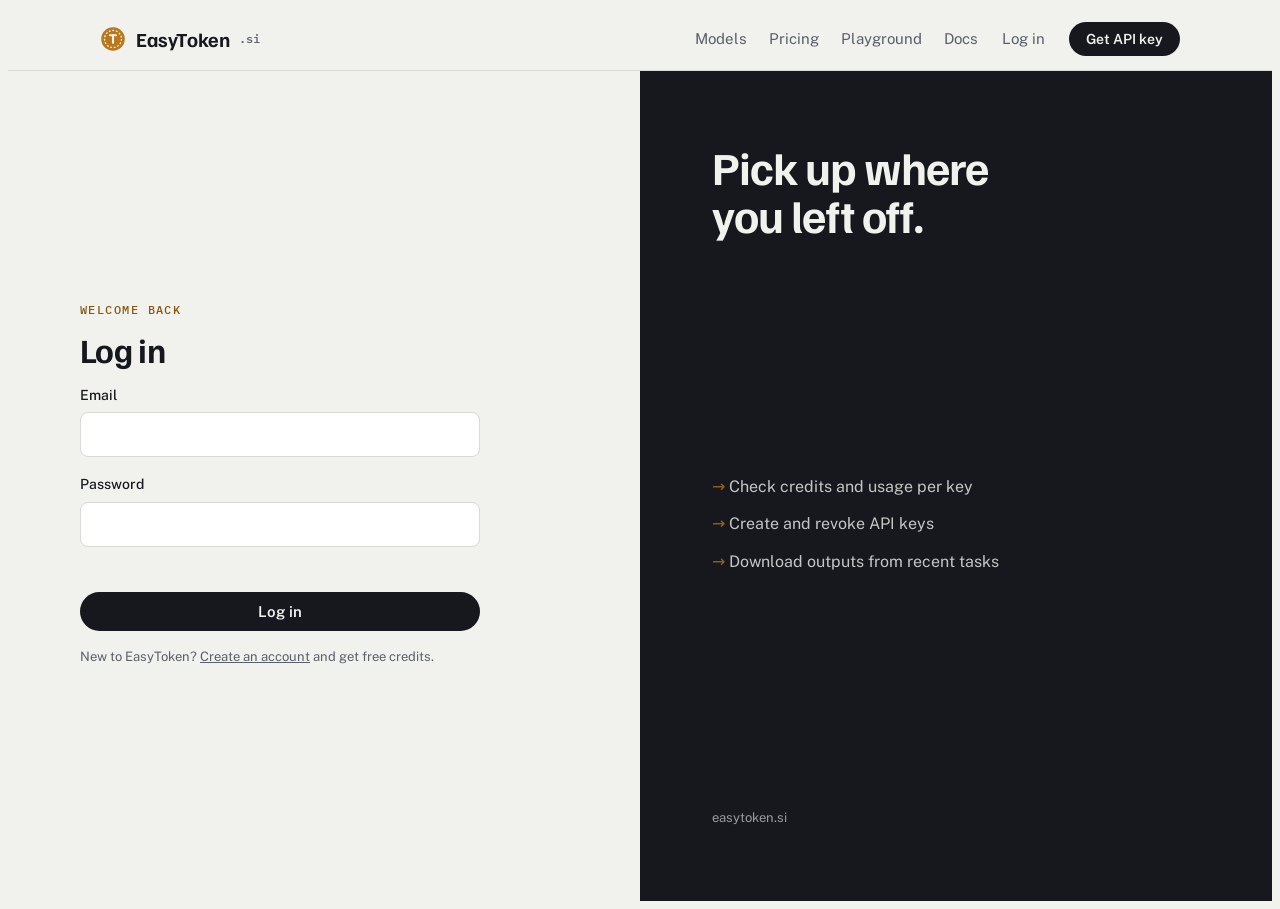
<file: login.html>
<!doctype html>
<html lang="en">
<head>
<meta charset="utf-8">
<meta name="viewport" content="width=device-width, initial-scale=1, viewport-fit=cover">
<title>Log in · EasyToken</title>
<link rel="canonical" href="https://easytoken.si/login">
<meta name="robots" content="noindex,follow">
<link rel="icon" href="favicon.svg" type="image/svg+xml">
<link rel="stylesheet" href="https://fonts.googleapis.com/css2?family=Familjen+Grotesk:wght@500;600;700&family=Public+Sans:wght@400;500;600&family=IBM+Plex+Mono:wght@400;500&display=swap">
<link rel="stylesheet" href="assets/style.css">
</head>
<body data-page="login">
<div id="site-header"></div>
<main class="auth">
  <div class="auth-form">
    <form id="f" novalidate>
      <div class="eyebrow">Welcome back</div>
      <h1>Log in</h1>
      <label class="field">Email<input class="input" id="email" type="email" autocomplete="email" required></label>
      <label class="field">Password<input class="input" id="pw" type="password" autocomplete="current-password" required></label>
      <div class="err" id="err" role="alert"></div>
      <button class="btn btn-primary btn-block" type="submit">Log in</button>
      <p class="small muted">New to EasyToken? <a href="/signup">Create an account</a> and get free credits.</p>
    </form>
  </div>
  <div class="auth-side">
    <h2>Pick up where you left off.</h2>
    <ul>
      <li>Check credits and usage per key</li>
      <li>Create and revoke API keys</li>
      <li>Download outputs from recent tasks</li>
    </ul>
    <p class="small" style="opacity:.6">easytoken.si</p>
  </div>
</main>
<script src="assets/data.js"></script>
<script src="assets/site.js"></script>
<script>
$("#f").addEventListener("submit", async e => {
  e.preventDefault();
  const email = $("#email").value.trim(), btn = $("button[type=submit]", e.target);
  if (!email || !$("#pw").value) return $("#err").textContent = "Enter your email and password.";
  btn.disabled = true; $("#err").textContent = "";
  try {
    await api("/login", { email, password: $("#pw").value });
    Account.set({ email });
    location.href = "/dashboard";
  } catch (err) { $("#err").textContent = err.message; btn.disabled = false; }
});
</script>
</body>
</html>
</file>
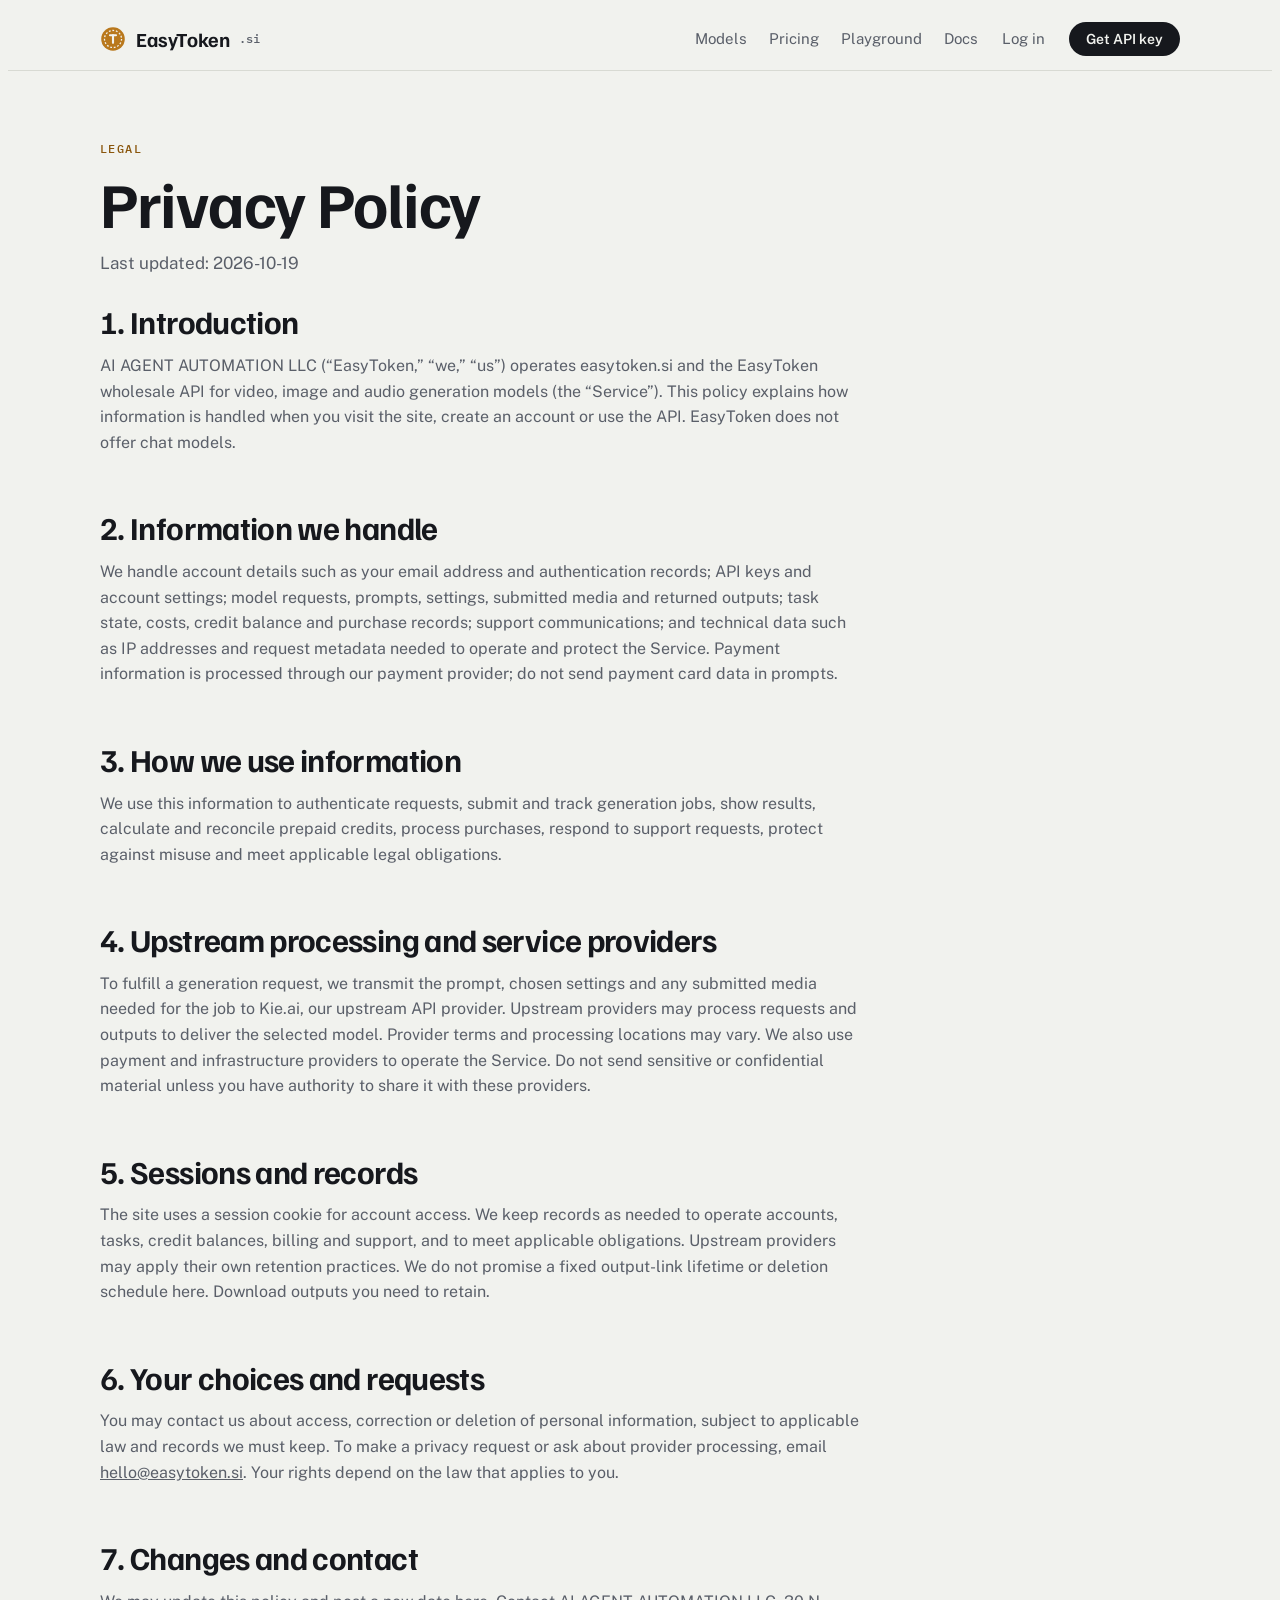
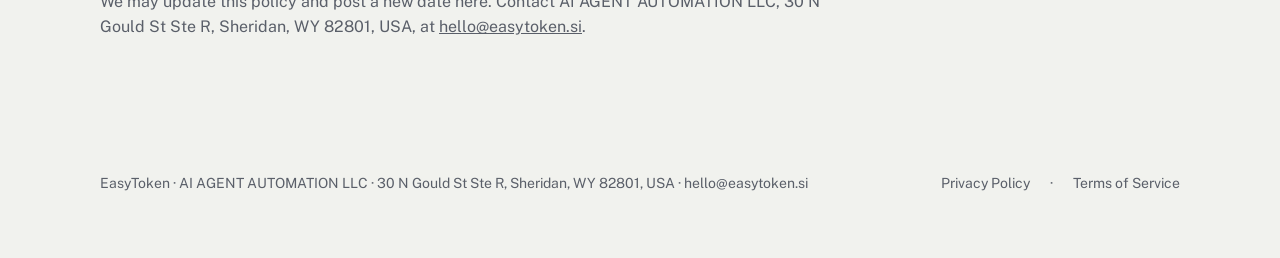
<file: privacy.html>
<!doctype html>
<html lang="en">
<head>
<meta charset="utf-8">
<meta name="viewport" content="width=device-width, initial-scale=1, viewport-fit=cover">
<title>Privacy Policy · EasyToken</title>
<link rel="canonical" href="https://easytoken.si/privacy">
<link rel="icon" href="favicon.svg" type="image/svg+xml">
<link rel="stylesheet" href="https://fonts.googleapis.com/css2?family=Familjen+Grotesk:wght@500;600;700&family=Public+Sans:wght@400;500;600&family=IBM+Plex+Mono:wght@400;500&display=swap">
<link rel="stylesheet" href="assets/style.css">
</head>
<body data-page="privacy">
<div id="site-header"><header class="nav"><div class="wrap"><a class="brand" href="/">EasyToken .si</a><nav aria-label="Main"><a href="/models">Models</a><a href="/#pricing">Pricing</a><a href="/playground">Playground</a><a href="/docs">Docs</a></nav><a href="/login">Log in</a><a class="btn btn-primary" href="/signup">Get API key</a></div></header></div>
<main class="wrap">
  <div class="page-head"><div class="eyebrow">Legal</div><h1>Privacy Policy</h1><p>Last updated: 2026-10-19</p></div>
  <article class="prose" style="padding-bottom:80px">
  <h2>1. Introduction</h2><p>AI AGENT AUTOMATION LLC (“EasyToken,” “we,” “us”) operates easytoken.si and the EasyToken wholesale API for video, image and audio generation models (the “Service”). This policy explains how information is handled when you visit the site, create an account or use the API. EasyToken does not offer chat models.</p>
  <h2>2. Information we handle</h2><p>We handle account details such as your email address and authentication records; API keys and account settings; model requests, prompts, settings, submitted media and returned outputs; task state, costs, credit balance and purchase records; support communications; and technical data such as IP addresses and request metadata needed to operate and protect the Service. Payment information is processed through our payment provider; do not send payment card data in prompts.</p>
  <h2>3. How we use information</h2><p>We use this information to authenticate requests, submit and track generation jobs, show results, calculate and reconcile prepaid credits, process purchases, respond to support requests, protect against misuse and meet applicable legal obligations.</p>
  <h2>4. Upstream processing and service providers</h2><p>To fulfill a generation request, we transmit the prompt, chosen settings and any submitted media needed for the job to Kie.ai, our upstream API provider. Upstream providers may process requests and outputs to deliver the selected model. Provider terms and processing locations may vary. We also use payment and infrastructure providers to operate the Service. Do not send sensitive or confidential material unless you have authority to share it with these providers.</p>
  <h2>5. Sessions and records</h2><p>The site uses a session cookie for account access. We keep records as needed to operate accounts, tasks, credit balances, billing and support, and to meet applicable obligations. Upstream providers may apply their own retention practices. We do not promise a fixed output-link lifetime or deletion schedule here. Download outputs you need to retain.</p>
  <h2>6. Your choices and requests</h2><p>You may contact us about access, correction or deletion of personal information, subject to applicable law and records we must keep. To make a privacy request or ask about provider processing, email <a href="mailto:hello@easytoken.si">hello@easytoken.si</a>. Your rights depend on the law that applies to you.</p>
  <h2>7. Changes and contact</h2><p>We may update this policy and post a new date here. Contact AI AGENT AUTOMATION LLC, 30 N Gould St Ste R, Sheridan, WY 82801, USA, at <a href="mailto:hello@easytoken.si">hello@easytoken.si</a>.</p>
  </article>
</main>
<footer class="legal-footer wrap"><p>EasyToken · AI AGENT AUTOMATION LLC · 30 N Gould St Ste R, Sheridan, WY 82801, USA · <a href="mailto:hello@easytoken.si">hello@easytoken.si</a></p><nav aria-label="Legal"><a href="/privacy">Privacy Policy</a> · <a href="/terms">Terms of Service</a></nav></footer>
<script src="assets/data.js"></script>
<script src="assets/site.js"></script>
</body>
</html>
</file>
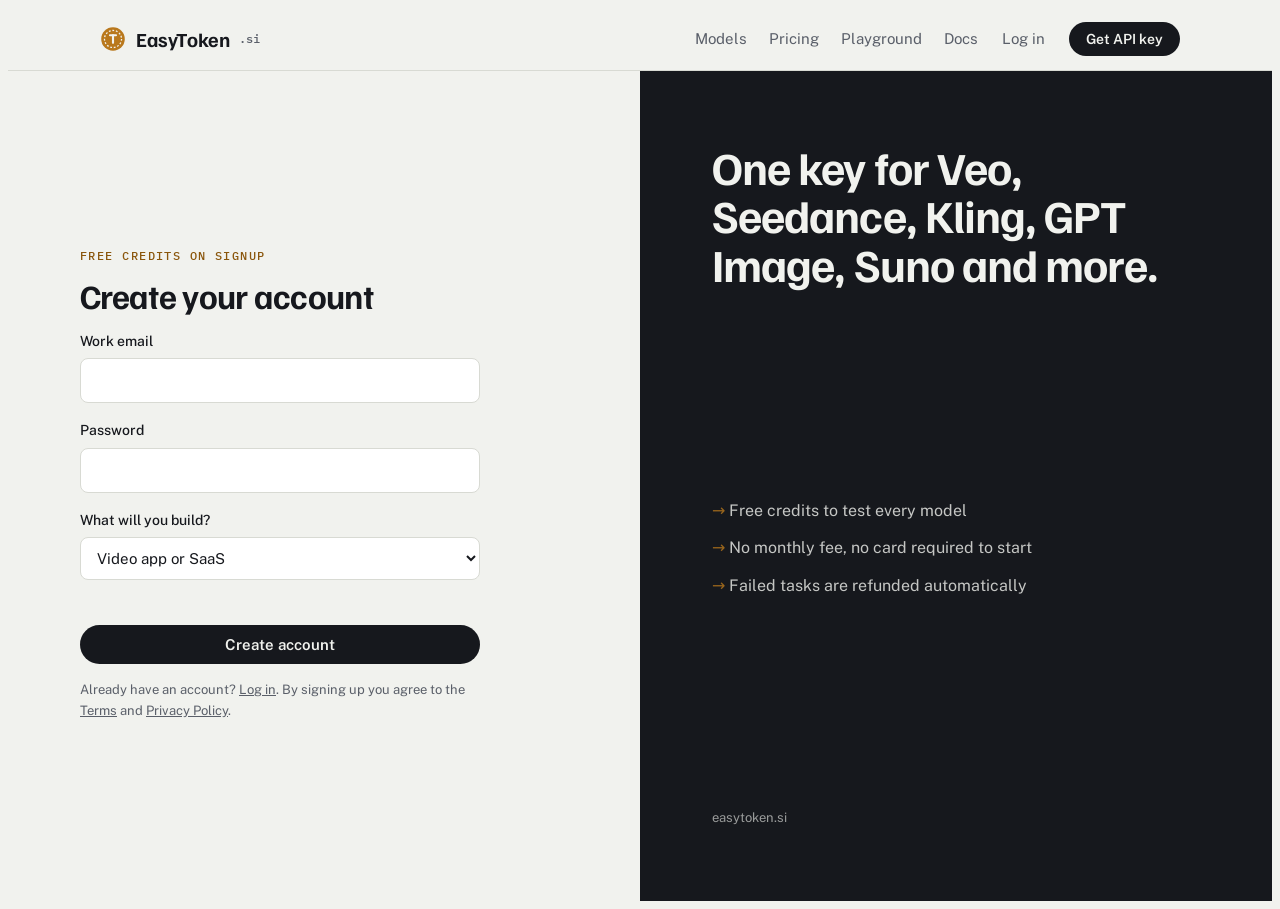
<file: signup.html>
<!doctype html>
<html lang="en">
<head>
<meta charset="utf-8">
<meta name="viewport" content="width=device-width, initial-scale=1, viewport-fit=cover">
<title>Create account · EasyToken</title>
<link rel="canonical" href="https://easytoken.si/signup">
<meta name="robots" content="noindex,follow">
<link rel="icon" href="favicon.svg" type="image/svg+xml">
<link rel="stylesheet" href="https://fonts.googleapis.com/css2?family=Familjen+Grotesk:wght@500;600;700&family=Public+Sans:wght@400;500;600&family=IBM+Plex+Mono:wght@400;500&display=swap">
<link rel="stylesheet" href="assets/style.css">
</head>
<body data-page="signup">
<div id="site-header"></div>
<main class="auth">
  <div class="auth-form">
    <form id="f" novalidate>
      <div class="eyebrow">Free credits on signup</div>
      <h1>Create your account</h1>
      <label class="field">Work email<input class="input" id="email" type="email" autocomplete="email" required></label>
      <label class="field">Password<input class="input" id="pw" type="password" autocomplete="new-password" minlength="8" required></label>
      <label class="field">What will you build? <select class="input" id="use"><option>Video app or SaaS</option><option>Image or design tool</option><option>Agency / client work</option><option>Just exploring</option></select></label>
      <div class="err" id="err" role="alert"></div>
      <button class="btn btn-primary btn-block" type="submit">Create account</button>
      <p class="small muted">Already have an account? <a href="/login">Log in</a>. By signing up you agree to the <a href="/terms">Terms</a> and <a href="/privacy">Privacy Policy</a>.</p>
    </form>
  </div>
  <div class="auth-side">
    <h2>One key for Veo, Seedance, Kling, GPT Image, Suno and more.</h2>
    <ul>
      <li>Free credits to test every model</li>
      <li>No monthly fee, no card required to start</li>
      <li>Failed tasks are refunded automatically</li>
    </ul>
    <p class="small" style="opacity:.6">easytoken.si</p>
  </div>
</main>
<script src="assets/data.js"></script>
<script src="assets/site.js"></script>
<script>
$("#f").addEventListener("submit", async e => {
  e.preventDefault();
  const email = $("#email").value.trim(), pw = $("#pw").value, btn = $("button[type=submit]", e.target);
  if (!/^\S+@\S+\.\S+$/.test(email)) return $("#err").textContent = "Enter a valid email address.";
  if (pw.length < 8) return $("#err").textContent = "Use at least 8 characters for your password.";
  btn.disabled = true; $("#err").textContent = "";
  try {
    const r = await api("/signup", { email, password: pw, use_case: $("#use").value });
    Account.set({ email });
    try { sessionStorage.setItem("et_new_key", r.key); } catch {}
    location.href = "/dashboard#keys";
  } catch (err) {
    $("#err").innerHTML = err.code === "email_taken" ? `${esc(err.message.replace(" Log in instead.", ""))} <a href="/login">Log in</a>.` : esc(err.message);
    btn.disabled = false;
  }
});
</script>
</body>
</html>
</file>
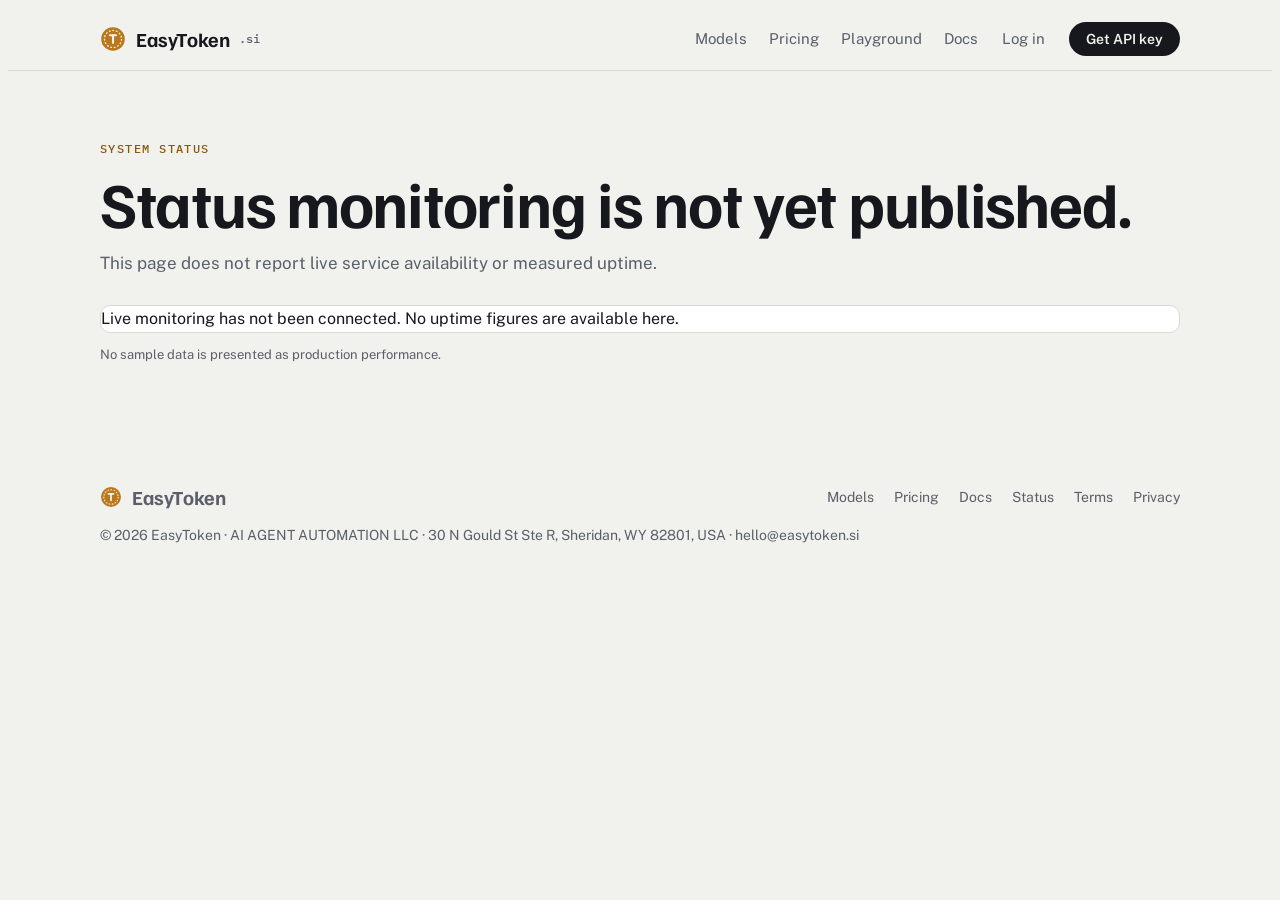
<file: status.html>
<!doctype html>
<html lang="en">
<head>
<meta charset="utf-8">
<meta name="viewport" content="width=device-width, initial-scale=1, viewport-fit=cover">
<title>Status · EasyToken</title>
<link rel="canonical" href="https://easytoken.si/status">
<meta name="robots" content="noindex,follow">
<link rel="icon" href="favicon.svg" type="image/svg+xml">
<link rel="stylesheet" href="https://fonts.googleapis.com/css2?family=Familjen+Grotesk:wght@500;600;700&family=Public+Sans:wght@400;500;600&family=IBM+Plex+Mono:wght@400;500&display=swap">
<link rel="stylesheet" href="assets/style.css">
</head>
<body data-page="status">
<div id="site-header"></div>
<main class="wrap">
  <div class="page-head"><div class="eyebrow">System status</div><h1>Status monitoring is not yet published.</h1>
  <p>This page does not report live service availability or measured uptime.</p></div>
  <div class="surface" id="svcs"><p>Live monitoring has not been connected. No uptime figures are available here.</p></div>
  <p class="note">No sample data is presented as production performance.</p>
  <div style="height:80px"></div>
</main>
<div id="site-footer"></div>
<script src="assets/data.js"></script>
<script src="assets/site.js"></script>
</body>
</html>
</file>
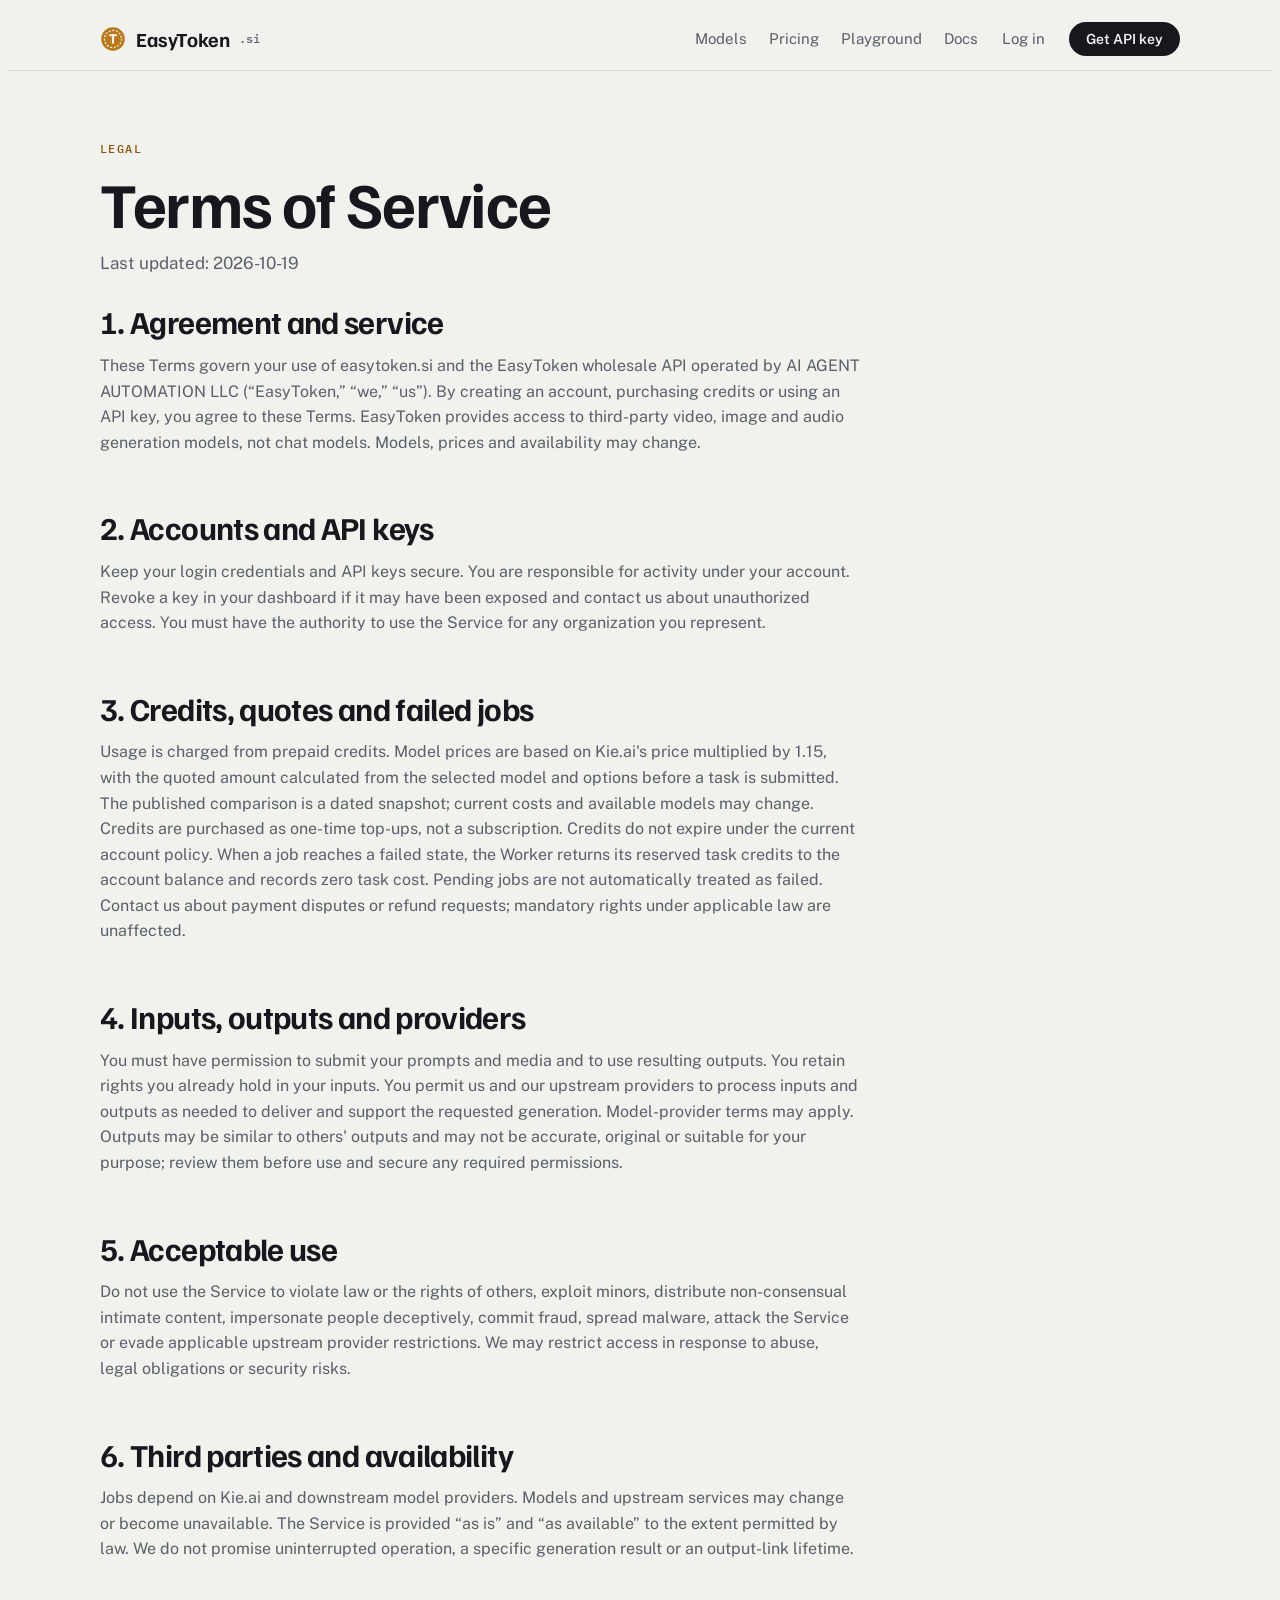
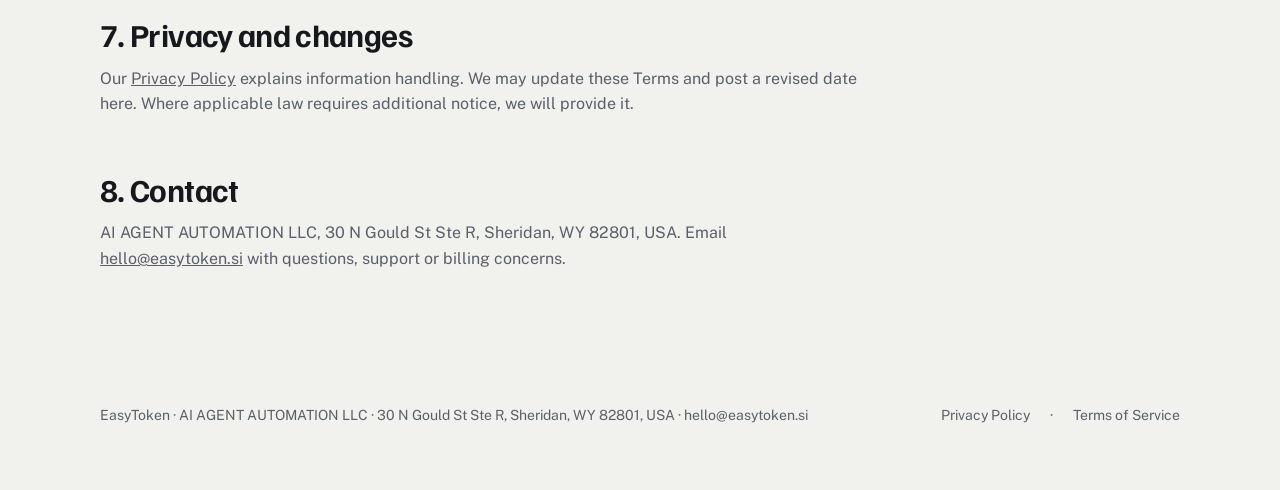
<file: terms.html>
<!doctype html>
<html lang="en">
<head>
<meta charset="utf-8">
<meta name="viewport" content="width=device-width, initial-scale=1, viewport-fit=cover">
<title>Terms of Service · EasyToken</title>
<link rel="canonical" href="https://easytoken.si/terms">
<link rel="icon" href="favicon.svg" type="image/svg+xml">
<link rel="stylesheet" href="https://fonts.googleapis.com/css2?family=Familjen+Grotesk:wght@500;600;700&family=Public+Sans:wght@400;500;600&family=IBM+Plex+Mono:wght@400;500&display=swap">
<link rel="stylesheet" href="assets/style.css">
</head>
<body data-page="terms">
<div id="site-header"><header class="nav"><div class="wrap"><a class="brand" href="/">EasyToken .si</a><nav aria-label="Main"><a href="/models">Models</a><a href="/#pricing">Pricing</a><a href="/playground">Playground</a><a href="/docs">Docs</a></nav><a href="/login">Log in</a><a class="btn btn-primary" href="/signup">Get API key</a></div></header></div>
<main class="wrap">
  <div class="page-head"><div class="eyebrow">Legal</div><h1>Terms of Service</h1><p>Last updated: 2026-10-19</p></div>
  <article class="prose" style="padding-bottom:80px">
  <h2>1. Agreement and service</h2><p>These Terms govern your use of easytoken.si and the EasyToken wholesale API operated by AI AGENT AUTOMATION LLC (“EasyToken,” “we,” “us”). By creating an account, purchasing credits or using an API key, you agree to these Terms. EasyToken provides access to third-party video, image and audio generation models, not chat models. Models, prices and availability may change.</p>
  <h2>2. Accounts and API keys</h2><p>Keep your login credentials and API keys secure. You are responsible for activity under your account. Revoke a key in your dashboard if it may have been exposed and contact us about unauthorized access. You must have the authority to use the Service for any organization you represent.</p>
  <h2>3. Credits, quotes and failed jobs</h2><p>Usage is charged from prepaid credits. Model prices are based on Kie.ai's price multiplied by 1.15, with the quoted amount calculated from the selected model and options before a task is submitted. The published comparison is a dated snapshot; current costs and available models may change. Credits are purchased as one-time top-ups, not a subscription. Credits do not expire under the current account policy. When a job reaches a failed state, the Worker returns its reserved task credits to the account balance and records zero task cost. Pending jobs are not automatically treated as failed. Contact us about payment disputes or refund requests; mandatory rights under applicable law are unaffected.</p>
  <h2>4. Inputs, outputs and providers</h2><p>You must have permission to submit your prompts and media and to use resulting outputs. You retain rights you already hold in your inputs. You permit us and our upstream providers to process inputs and outputs as needed to deliver and support the requested generation. Model-provider terms may apply. Outputs may be similar to others' outputs and may not be accurate, original or suitable for your purpose; review them before use and secure any required permissions.</p>
  <h2>5. Acceptable use</h2><p>Do not use the Service to violate law or the rights of others, exploit minors, distribute non-consensual intimate content, impersonate people deceptively, commit fraud, spread malware, attack the Service or evade applicable upstream provider restrictions. We may restrict access in response to abuse, legal obligations or security risks.</p>
  <h2>6. Third parties and availability</h2><p>Jobs depend on Kie.ai and downstream model providers. Models and upstream services may change or become unavailable. The Service is provided “as is” and “as available” to the extent permitted by law. We do not promise uninterrupted operation, a specific generation result or an output-link lifetime.</p>
  <h2>7. Privacy and changes</h2><p>Our <a href="/privacy">Privacy Policy</a> explains information handling. We may update these Terms and post a revised date here. Where applicable law requires additional notice, we will provide it.</p>
  <h2>8. Contact</h2><p>AI AGENT AUTOMATION LLC, 30 N Gould St Ste R, Sheridan, WY 82801, USA. Email <a href="mailto:hello@easytoken.si">hello@easytoken.si</a> with questions, support or billing concerns.</p>
  </article>
</main>
<footer class="legal-footer wrap"><p>EasyToken · AI AGENT AUTOMATION LLC · 30 N Gould St Ste R, Sheridan, WY 82801, USA · <a href="mailto:hello@easytoken.si">hello@easytoken.si</a></p><nav aria-label="Legal"><a href="/privacy">Privacy Policy</a> · <a href="/terms">Terms of Service</a></nav></footer>
<script src="assets/data.js"></script>
<script src="assets/site.js"></script>
</body>
</html>
</file>
<file: assets/style.css>
/* Layout: a transit-token ledger. Brass coin accent on cool paper; one dark "terminal" card carries the product demo. */
:root{
  --paper:#F1F2EE; --surface:#FFFFFF; --ink:#16181D; --muted:#5A5F69; --line:#D8DAD3;
  --brass:#B9781C; --brass-ink:#8A560C; --brass-soft:#F4E6CC;
  --term:#16181D; --term-fg:#E9E7E0; --term-dim:#8C9099; --term-line:#2B2E35;
  --good:#2E7A4E;
  --f-display:"Familjen Grotesk","Helvetica Neue",Arial,sans-serif;
  --f-body:"Public Sans",system-ui,-apple-system,"Segoe UI",sans-serif;
  --f-mono:"IBM Plex Mono",ui-monospace,SFMono-Regular,Menlo,monospace;
  --r:10px; --max:1160px;
}
@media (prefers-color-scheme: dark){:root:not([data-theme="light"]){
  --paper:#101215; --surface:#181B20; --ink:#ECEBE6; --muted:#9A9EA7; --line:#2A2D34;
  --brass:#E0A23C; --brass-ink:#EBB65C; --brass-soft:#2D2516;
  --term:#0A0B0D; --term-fg:#E9E7E0; --term-dim:#80848D; --term-line:#24272D;
  --good:#5DBA84; color-scheme:dark;
}}
:root[data-theme="dark"]{
  --paper:#101215; --surface:#181B20; --ink:#ECEBE6; --muted:#9A9EA7; --line:#2A2D34;
  --brass:#E0A23C; --brass-ink:#EBB65C; --brass-soft:#2D2516;
  --term:#0A0B0D; --term-fg:#E9E7E0; --term-dim:#80848D; --term-line:#24272D;
  --good:#5DBA84; color-scheme:dark;
}
*{box-sizing:border-box}
[hidden]{display:none!important}
body{background:var(--paper);color:var(--ink);font:400 16px/1.6 var(--f-body);-webkit-font-smoothing:antialiased}
a{color:inherit}
:focus-visible{outline:2px solid var(--brass);outline-offset:2px;border-radius:4px}
.wrap{max-width:var(--max);margin:0 auto;padding-inline:clamp(16px,4vw,40px)}
h1,h2,h3{font-family:var(--f-display);line-height:1.05;letter-spacing:-.02em;text-wrap:balance;margin:0}
p{margin:0}
.eyebrow{font:500 12px/1 var(--f-mono);letter-spacing:.12em;text-transform:uppercase;color:var(--brass-ink)}
.num{font-variant-numeric:tabular-nums}

/* nav */
header.nav{position:sticky;top:env(safe-area-inset-top,0px);z-index:10;background:color-mix(in srgb,var(--paper) 88%,transparent);backdrop-filter:blur(10px);border-bottom:1px solid var(--line)}
.nav .wrap{display:flex;align-items:center;gap:24px;padding-block:14px}
.brand{display:flex;align-items:center;gap:10px;text-decoration:none;font:700 20px/1 var(--f-display);letter-spacing:-.02em}
.brand small{font:500 12px/1 var(--f-mono);color:var(--muted);letter-spacing:0}
.nav nav{display:flex;gap:22px;margin-left:auto;font-size:15px}
.nav nav a{text-decoration:none;color:var(--muted)}
.nav nav a:hover{color:var(--ink)}
.btn{display:inline-flex;align-items:center;gap:8px;border-radius:999px;padding:11px 20px;font:600 15px/1 var(--f-body);text-decoration:none;border:1px solid transparent;cursor:pointer;transition:transform .15s ease,background .15s ease}
.btn:hover{transform:translateY(-1px)}
.btn-primary{background:var(--ink);color:var(--paper)}
.btn-ghost{border-color:var(--line);background:var(--surface);color:var(--ink)}
.nav .btn{padding:9px 16px;font-size:14px}
@media (max-width:760px){.nav nav{display:none}.nav .btn{margin-left:auto}}

/* hero */
.hero{padding-block:clamp(48px,8vw,96px) clamp(40px,6vw,72px)}
.hero-grid{display:grid;grid-template-columns:minmax(0,1fr) minmax(0,1.05fr);gap:clamp(32px,5vw,64px);align-items:center}
@media (max-width:940px){.hero-grid{grid-template-columns:minmax(0,1fr)}}
.hero h1{font-size:clamp(46px,7.4vw,92px);font-weight:700;margin-top:18px}
.hero h1 .coin{display:inline-block;width:.78em;height:.78em;vertical-align:-.06em;margin-inline:.04em}
.lede{font-size:clamp(17px,1.6vw,19px);color:var(--muted);max-width:34em;margin-top:22px}
.cta-row{display:flex;flex-wrap:wrap;gap:12px;margin-top:30px}
.facts{display:flex;flex-wrap:wrap;gap:8px 22px;margin-top:34px;font-size:14px;color:var(--muted)}
.facts span{display:inline-flex;align-items:center;gap:8px}
.facts span::before{content:"";width:7px;height:7px;border-radius:50%;background:var(--brass)}

/* router demo */
.router{background:var(--term);color:var(--term-fg);border-radius:14px;overflow:hidden;box-shadow:0 30px 60px -30px rgba(10,12,16,.45);min-width:0}
.router-top{display:flex;gap:4px;padding:10px;border-bottom:1px solid var(--term-line);overflow-x:auto}
.tab{flex:0 0 auto;background:transparent;border:0;color:var(--term-dim);font:500 13px/1 var(--f-mono);padding:9px 12px;border-radius:7px;cursor:pointer}
.tab[aria-selected="true"]{background:var(--term-line);color:var(--term-fg)}
.chips{display:flex;flex-wrap:wrap;gap:6px;padding:14px 14px 4px}
.chip{background:transparent;border:1px solid var(--term-line);color:var(--term-fg);font:500 13px/1 var(--f-body);padding:8px 11px;border-radius:999px;cursor:pointer}
.chip[aria-pressed="true"]{border-color:var(--brass);color:var(--brass);background:color-mix(in srgb,var(--brass) 12%,transparent)}
pre.code{margin:0;padding:16px 18px 18px;font:400 13px/1.65 var(--f-mono);overflow-x:auto;white-space:pre;color:var(--term-fg)}
.code .k{color:var(--term-dim)} .code .s{color:#E7C07B} .code .m{color:var(--brass);font-weight:500}
.meter{display:grid;grid-template-columns:repeat(3,minmax(0,1fr));border-top:1px solid var(--term-line)}
.meter div{padding:14px 18px;min-width:0}
.meter div+div{border-left:1px solid var(--term-line)}
.meter small{display:block;font:500 11px/1.2 var(--f-mono);letter-spacing:.08em;text-transform:uppercase;color:var(--term-dim)}
.meter b{display:block;font:600 20px/1.3 var(--f-display);margin-top:4px;font-variant-numeric:tabular-nums}
.meter .strike{text-decoration:line-through;text-decoration-color:var(--term-dim);color:var(--term-dim)}
.meter .save{color:var(--brass)}

/* sections */
section{padding-block:clamp(56px,8vw,100px)}
.sec-head{display:grid;grid-template-columns:minmax(0,1fr) minmax(0,1fr);gap:24px;align-items:end;margin-bottom:36px}
.sec-head h2{font-size:clamp(32px,4.4vw,52px);margin-top:14px}
.sec-head p{color:var(--muted);max-width:32em}
@media (max-width:820px){.sec-head{grid-template-columns:minmax(0,1fr)}}
.rule{border-top:1px solid var(--line)}

/* pricing table */
.filters{display:flex;flex-wrap:wrap;gap:8px;margin-bottom:16px}
.filter{background:var(--surface);border:1px solid var(--line);color:var(--muted);font:500 14px/1 var(--f-body);padding:9px 14px;border-radius:999px;cursor:pointer}
.filter[aria-pressed="true"]{background:var(--ink);color:var(--paper);border-color:var(--ink)}
.table-box{overflow-x:auto;background:var(--surface);border:1px solid var(--line);border-radius:var(--r)}
table{width:100%;border-collapse:collapse;min-width:640px;font-size:15px}
th{font:500 11px/1.2 var(--f-mono);letter-spacing:.08em;text-transform:uppercase;color:var(--muted);text-align:left;padding:14px 18px;border-bottom:1px solid var(--line)}
td{padding:14px 18px;border-bottom:1px solid var(--line);font-variant-numeric:tabular-nums}
tr:last-child td{border-bottom:0}
td.r,th.r{text-align:right}
td .model{font-weight:600}
td .cat{font:500 11px/1 var(--f-mono);text-transform:uppercase;letter-spacing:.08em;color:var(--muted);margin-left:8px}
td.official{color:var(--muted);text-decoration:line-through}
td.ours{font-weight:600}
.pill{display:inline-block;font:600 13px/1 var(--f-mono);padding:6px 8px;border-radius:6px;background:var(--brass-soft);color:var(--brass-ink)}
.note{font-size:13px;color:var(--muted);margin-top:12px}

/* steps */
.steps{display:grid;grid-template-columns:repeat(3,minmax(0,1fr));gap:0;border-top:1px solid var(--ink)}
.step{padding:26px 24px 8px 0;min-width:0}
.step+.step{padding-left:24px;border-left:1px solid var(--line)}
.step .n{font:500 13px/1 var(--f-mono);color:var(--brass-ink)}
.step h3{font-size:24px;margin-top:14px}
.step p{color:var(--muted);margin-top:10px}
.step code{font:400 13px/1.5 var(--f-mono);background:var(--surface);border:1px solid var(--line);padding:2px 6px;border-radius:5px;overflow-wrap:anywhere}
@media (max-width:820px){.steps{grid-template-columns:minmax(0,1fr)}.step,.step+.step{padding:22px 0;border-left:0;border-bottom:1px solid var(--line)}}

/* features */
.features{display:grid;grid-template-columns:repeat(3,minmax(0,1fr));gap:1px;background:var(--line);border:1px solid var(--line);border-radius:var(--r);overflow:hidden}
.feat{background:var(--paper);padding:28px 26px 30px;min-width:0}
.feat h3{font-size:21px;letter-spacing:-.01em}
.feat p{color:var(--muted);margin-top:10px;font-size:15px}
.feat svg{width:26px;height:26px;color:var(--brass);margin-bottom:18px}
@media (max-width:900px){.features{grid-template-columns:repeat(2,minmax(0,1fr))}}
@media (max-width:560px){.features{grid-template-columns:minmax(0,1fr)}}

/* sdk */
.term-card{background:var(--term);border-radius:14px;overflow:hidden;min-width:0}
.term-card .bar{display:flex;justify-content:space-between;align-items:center;padding:10px 16px;border-bottom:1px solid var(--term-line);font:500 12px/1 var(--f-mono);color:var(--term-dim)}
.copy{background:transparent;border:1px solid var(--term-line);color:var(--term-fg);font:500 12px/1 var(--f-mono);padding:6px 10px;border-radius:6px;cursor:pointer}

/* faq */
.faq{display:grid;grid-template-columns:minmax(0,1fr) minmax(0,1.6fr);gap:clamp(24px,5vw,64px)}
@media (max-width:820px){.faq{grid-template-columns:minmax(0,1fr)}}
.faq h2{font-size:clamp(32px,4.4vw,52px);margin-top:14px}
details{border-bottom:1px solid var(--line);padding-block:18px}
details:first-child{border-top:1px solid var(--line)}
summary{cursor:pointer;list-style:none;display:flex;justify-content:space-between;gap:16px;font:600 18px/1.35 var(--f-display)}
summary::-webkit-details-marker{display:none}
summary::after{content:"+";font-family:var(--f-mono);color:var(--brass-ink);flex:0 0 auto}
details[open] summary::after{content:"−"}
details p{color:var(--muted);margin-top:10px;max-width:40em}

/* closing */
.closing{background:var(--ink);color:var(--paper);border-radius:18px;padding:clamp(36px,6vw,72px);display:grid;grid-template-columns:minmax(0,1.3fr) minmax(0,1fr);gap:28px;align-items:end}
.closing h2{font-size:clamp(34px,5vw,64px)}
.closing p{opacity:.72;margin-top:14px;max-width:28em}
.closing .btn-primary{background:var(--brass);color:#16181D}
.closing .btn-ghost{background:transparent;border-color:color-mix(in srgb,var(--paper) 30%,transparent);color:var(--paper)}
.closing .cta-row{justify-content:flex-end;margin:0}
@media (max-width:820px){.closing{grid-template-columns:minmax(0,1fr)}.closing .cta-row{justify-content:flex-start}}

footer{padding-block:40px 56px;color:var(--muted);font-size:14px}
footer .wrap{display:flex;flex-wrap:wrap;gap:16px 32px;justify-content:space-between;align-items:center}
footer nav{display:flex;flex-wrap:wrap;gap:20px}
footer a{text-decoration:none}
footer a:hover{color:var(--ink)}

@media (prefers-reduced-motion:no-preference){
  .hero-copy>*{animation:rise .6s ease both}
  .hero-copy>*:nth-child(2){animation-delay:.05s}.hero-copy>*:nth-child(3){animation-delay:.1s}.hero-copy>*:nth-child(4){animation-delay:.15s}
  @keyframes rise{from{transform:translateY(10px)}to{transform:none}}
  .meter b{transition:color .2s}
}

/* ---------- shared: multi-page additions ---------- */
.nav nav a[aria-current="page"]{color:var(--ink);font-weight:600}
.nav-login{text-decoration:none;color:var(--muted);font-size:15px}
.nav-login:hover{color:var(--ink)}
@media (max-width:760px){.nav-login{margin-left:auto}.nav-login+.btn{margin-left:0}}
.page-head{padding-block:clamp(40px,6vw,72px) 28px}
.page-head h1{font-size:clamp(38px,5.6vw,64px);margin-top:14px}
.page-head p{color:var(--muted);max-width:40em;margin-top:14px;font-size:17px}
.surface{background:var(--surface);border:1px solid var(--line);border-radius:var(--r)}
.muted{color:var(--muted)}
.small{font-size:13px}
.mono{font-family:var(--f-mono)}
.badge{display:inline-flex;align-items:center;gap:6px;font:500 11px/1 var(--f-mono);letter-spacing:.08em;text-transform:uppercase;color:var(--muted);border:1px solid var(--line);border-radius:999px;padding:5px 8px}
.badge.ok{color:var(--good);border-color:color-mix(in srgb,var(--good) 40%,transparent)}
.badge.ok::before{content:"";width:6px;height:6px;border-radius:50%;background:var(--good)}
.demo-note{display:flex;gap:10px;align-items:flex-start;background:var(--brass-soft);color:var(--brass-ink);border-radius:8px;padding:12px 14px;font-size:14px}

/* forms */
label.field{display:grid;gap:6px;font-size:14px;font-weight:500}
.input,select.input,textarea.input{width:100%;font:400 15px/1.4 var(--f-body);color:var(--ink);background:var(--surface);border:1px solid var(--line);border-radius:8px;padding:11px 12px}
textarea.input{resize:vertical;min-height:110px}
.input:focus{outline:2px solid var(--brass);outline-offset:0;border-color:transparent}
.err{color:#C2412D;font-size:13px;min-height:1em}
.btn-block{width:100%;justify-content:center}
.btn[disabled]{opacity:.55;cursor:not-allowed;transform:none}

/* auth */
.auth{display:grid;grid-template-columns:minmax(0,1fr) minmax(0,1fr);min-height:calc(100vh - 70px)}
.auth-side{background:var(--ink);color:var(--paper);padding:clamp(32px,6vw,72px);display:flex;flex-direction:column;justify-content:space-between;gap:32px}
.auth-side h2{font-size:clamp(30px,3.6vw,46px)}
.auth-side ul{list-style:none;padding:0;margin:0;display:grid;gap:12px;opacity:.8}
.auth-side li::before{content:"→ ";color:var(--brass)}
.auth-form{padding:clamp(32px,6vw,72px) clamp(16px,6vw,72px);display:flex;align-items:center}
.auth-form form{width:100%;max-width:400px;display:grid;gap:16px}
.auth-form h1{font-size:34px}
@media (max-width:860px){.auth{grid-template-columns:minmax(0,1fr)}.auth-side{order:2}}

/* catalog */
.toolbar{display:flex;flex-wrap:wrap;gap:10px;align-items:center;margin-bottom:20px}
.toolbar .input{max-width:280px}
.cards{display:grid;grid-template-columns:repeat(auto-fill,minmax(min(100%,300px),1fr));gap:16px}
.mcard{background:var(--surface);border:1px solid var(--line);border-radius:var(--r);padding:22px;display:flex;flex-direction:column;gap:12px;min-width:0}
.mcard header{display:flex;justify-content:space-between;align-items:flex-start;gap:10px}
.mcard h3{font-size:22px}
.mcard .prov{font-size:13px;color:var(--muted);margin-top:4px}
.mcard p{color:var(--muted);font-size:15px;flex:1}
.mcard .price{display:flex;align-items:baseline;gap:10px;font-variant-numeric:tabular-nums}
.mcard .price b{font:700 24px/1 var(--f-display)}
.mcard .price s{color:var(--muted);font-size:14px}
.mcard .meta{display:flex;justify-content:space-between;font-size:13px;color:var(--muted);border-top:1px solid var(--line);padding-top:12px}
.mcard .actions{display:flex;gap:8px;flex-wrap:wrap}
.mcard .btn{padding:9px 14px;font-size:14px}
.empty{padding:48px;text-align:center;color:var(--muted)}

/* playground */
.pg{display:grid;grid-template-columns:minmax(0,380px) minmax(0,1fr);gap:20px;padding-block:8px 72px}
@media (max-width:900px){.pg{grid-template-columns:minmax(0,1fr)}}
.pg-form{display:grid;gap:16px;align-content:start;padding:22px}
.pg-cost{display:flex;justify-content:space-between;font-size:14px;border-top:1px solid var(--line);padding-top:14px}
.pg-out{display:grid;gap:16px;align-content:start;min-width:0}
.result{min-height:300px;display:grid;place-items:center;padding:22px;text-align:center;color:var(--muted)}
.result .frame{width:100%;max-width:560px;aspect-ratio:16/9;border-radius:10px;background:linear-gradient(135deg,var(--brass-soft),var(--line));display:grid;place-items:center;color:var(--brass-ink);font:500 13px/1.4 var(--f-mono);padding:16px}
.result .frame.square{aspect-ratio:1;max-width:360px}
.progress{width:100%;max-width:420px;height:6px;background:var(--line);border-radius:99px;overflow:hidden;margin-top:14px}
.progress i{display:block;height:100%;width:0;background:var(--brass);transition:width .3s linear}
.term-card pre.code{max-height:360px}

/* docs */
.docs{display:grid;grid-template-columns:220px minmax(0,1fr);gap:clamp(24px,5vw,64px);padding-block:40px 80px}
.docs aside{position:sticky;top:calc(env(safe-area-inset-top,0px) + 84px);align-self:start;display:grid;gap:4px;font-size:14px}
.docs aside .eyebrow{margin:14px 0 6px}
.docs aside a{text-decoration:none;color:var(--muted);padding:5px 0}
.docs aside a:hover{color:var(--ink)}
@media (max-width:860px){.docs{grid-template-columns:minmax(0,1fr)}.docs aside{position:static;grid-auto-flow:column;grid-auto-columns:max-content;overflow-x:auto;gap:16px;border-bottom:1px solid var(--line);padding-bottom:10px}.docs aside .eyebrow{display:none}}
.prose{max-width:760px;min-width:0}
.prose h2{font-size:32px;margin:56px 0 14px;scroll-margin-top:90px}
.prose h2:first-child{margin-top:0}
.prose h3{font-size:20px;margin:28px 0 10px}
.prose p,.prose li{color:var(--muted);margin-bottom:12px}
.prose ul,.prose ol{padding-left:20px}
.prose code{font:400 13.5px/1.5 var(--f-mono);background:var(--surface);border:1px solid var(--line);padding:1px 5px;border-radius:5px}
.prose .term-card{margin:16px 0 20px}
.prose .term-card code{background:none;border:0;padding:0;color:inherit}
.prose table{min-width:520px}
.prose .table-box{margin:14px 0 20px}

/* dashboard */
.dash{display:grid;grid-template-columns:200px minmax(0,1fr);gap:28px;padding-block:32px 80px}
.dash aside{display:grid;gap:2px;align-content:start;font-size:15px}
.dash aside button{all:unset;cursor:pointer;padding:9px 12px;border-radius:8px;color:var(--muted)}
.dash aside button[aria-selected="true"]{background:var(--surface);color:var(--ink);font-weight:600;border:1px solid var(--line)}
.dash aside button:focus-visible{outline:2px solid var(--brass)}
@media (max-width:860px){.dash{grid-template-columns:minmax(0,1fr)}.dash aside{grid-auto-flow:column;grid-auto-columns:max-content;overflow-x:auto;scrollbar-width:none}}
.dash-panel{display:grid;gap:20px;min-width:0}
.dash-panel h2{font-size:28px}
.kpis{display:grid;grid-template-columns:repeat(3,minmax(0,1fr));gap:16px}
@media (max-width:700px){.kpis{grid-template-columns:minmax(0,1fr)}}
.kpi{padding:20px}
.kpi small{font:500 11px/1 var(--f-mono);letter-spacing:.08em;text-transform:uppercase;color:var(--muted)}
.kpi b{display:block;font:700 30px/1.1 var(--f-display);margin-top:10px;font-variant-numeric:tabular-nums}
.kpi span{font-size:13px;color:var(--muted)}
.chart{padding:20px}
.chart svg{width:100%;height:auto;display:block}
.row{display:flex;flex-wrap:wrap;gap:10px;align-items:center;justify-content:space-between}
.keyval{font-family:var(--f-mono);font-size:13px;overflow-wrap:anywhere}
.topups{display:grid;grid-template-columns:repeat(4,minmax(0,1fr));gap:12px}
@media (max-width:700px){.topups{grid-template-columns:repeat(2,minmax(0,1fr))}}
.topup{all:unset;box-sizing:border-box;cursor:pointer;text-align:center;padding:18px 10px;border:1px solid var(--line);border-radius:var(--r);background:var(--surface)}
.topup b{display:block;font:700 24px/1 var(--f-display)}
.topup span{font-size:12px;color:var(--brass-ink)}
.topup[aria-pressed="true"]{border-color:var(--brass);box-shadow:0 0 0 1px var(--brass)}
.status-pill{font:500 11px/1 var(--f-mono);text-transform:uppercase;letter-spacing:.06em;padding:5px 7px;border-radius:5px}
.status-pill.done{background:color-mix(in srgb,var(--good) 15%,transparent);color:var(--good)}
.status-pill.failed{background:var(--line);color:var(--muted)}
.status-pill.running{background:var(--brass-soft);color:var(--brass-ink)}

/* status page */
.svc{display:grid;grid-template-columns:minmax(0,200px) minmax(0,1fr) auto;gap:16px;align-items:center;padding:16px 20px;border-bottom:1px solid var(--line)}
.svc:last-child{border-bottom:0}
.bars{display:flex;gap:2px;height:28px;min-width:0}
.bars i{flex:1;background:var(--good);border-radius:2px;opacity:.85}
.bars i.warn{background:var(--brass)}
@media (max-width:700px){.svc{grid-template-columns:minmax(0,1fr) auto}.bars{grid-column:1/-1;order:3}}

/* toast */
.toast{position:fixed;left:50%;bottom:calc(24px + env(safe-area-inset-bottom,0px));transform:translateX(-50%);background:var(--ink);color:var(--paper);padding:12px 18px;border-radius:999px;font-size:14px;z-index:50}
footer.legal-footer{display:flex;flex-wrap:wrap;gap:16px 32px;justify-content:space-between;align-items:center}
</file>
